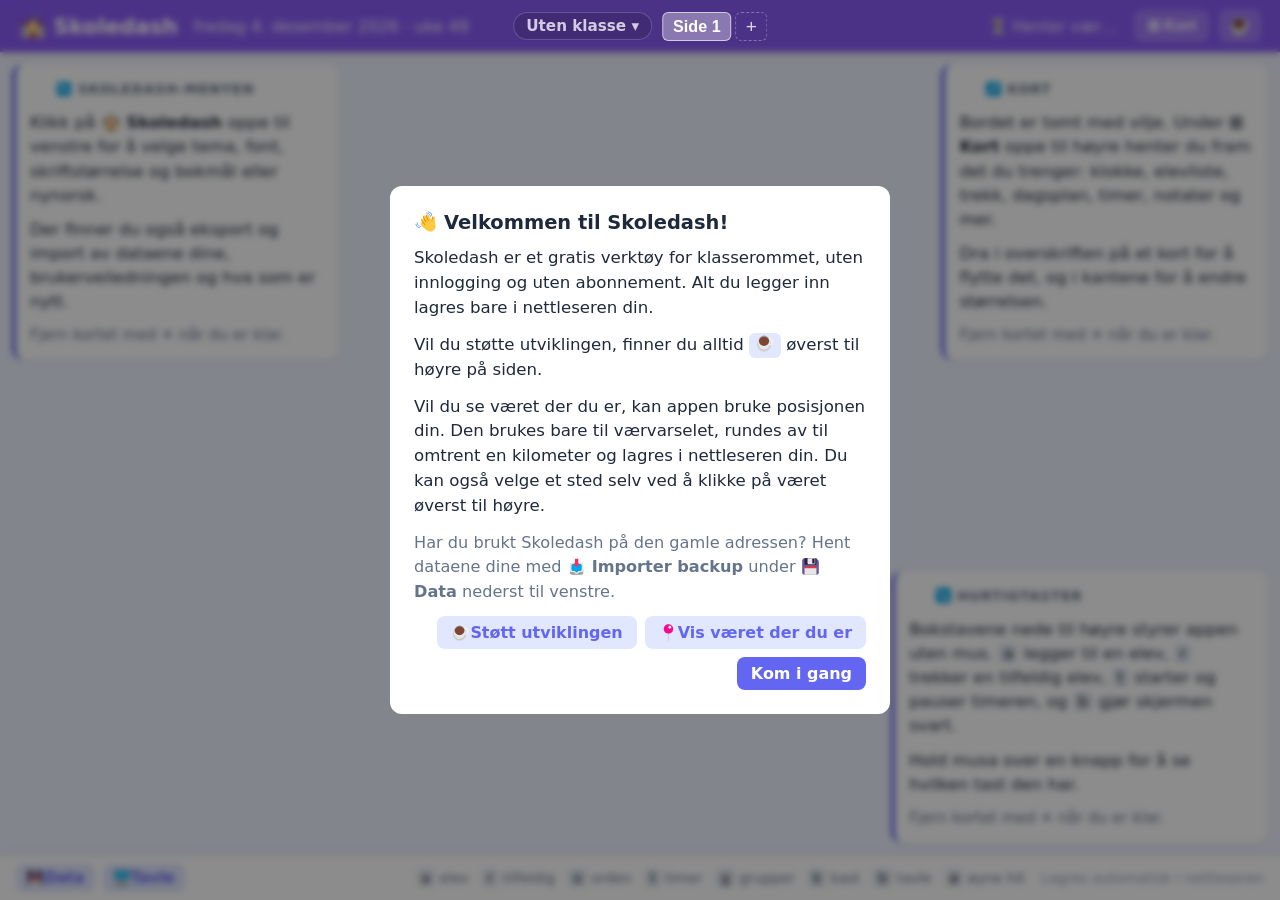
<file: index.html>
<!DOCTYPE html>
<html lang="no" data-theme="lyst">
<head>
  <meta charset="UTF-8">
  <meta name="viewport" content="width=device-width, initial-scale=1.0">
  <title>Skoledash</title>
  <!-- Favicon uten egen fil: en inline SVG (data-URI) som bare tegner 🏫-emojien. -->
  <link rel="icon" href="data:image/svg+xml,%3Csvg xmlns='http://www.w3.org/2000/svg' viewBox='0 0 100 100'%3E%3Ctext y='.9em' font-size='90'%3E%F0%9F%8F%AB%3C/text%3E%3C/svg%3E">
  <meta name="description" content="Klasseromsdashboard for læreren — navnetrekking, grupper, timer og dagsplan i ett oversiktlig dashboard. Alt lagres lokalt i nettleseren.">
  <!-- Open Graph / sosiale medier -->
  <meta property="og:type" content="website">
  <meta property="og:title" content="Skoledash: klasseromsdashboard for læreren">
  <meta property="og:description" content="Navnetrekking, grupper, timer og dagsplan i ett oversiktlig dashboard. Alt lagres lokalt i nettleseren.">
  <meta property="og:image" content="https://skoledash.app/og-image.png?v=3">
  <meta property="og:image:width" content="2752">
  <meta property="og:image:height" content="1536">
  <meta property="og:url" content="https://skoledash.app/">
  <meta name="twitter:card" content="summary_large_image">
  <meta name="twitter:title" content="Skoledash: klasseromsdashboard for læreren">
  <meta name="twitter:description" content="Navnetrekking, grupper, timer og dagsplan i ett oversiktlig dashboard.">
  <meta name="twitter:image" content="https://skoledash.app/og-image.png?v=3">
  <!-- Setter lagret tema før første tegning, så det ikke blinker lyst (se fila). -->
  <script src="tema-tidlig.js"></script>
  <link rel="stylesheet" href="style.css">
</head>
<body>
<!--
  Sidestruktur:
   <header>  — tittel/meny, fane-rad for sider, dato, vær og ⊞ Widgets-menyen
   <main>    : den frie flata (#flate), etterfulgt av selve kort-malene
               (app.js pakker dem i en .kl-plass og plasserer dem på flata)
   #action-bar : bunnlinje med Nullstill, Tavle og hurtigtast-hint
   #modal-overlay + frittstående modaler — dialoger (se MODALS-seksjonen)
  All logikk ligger i app.js (lastes nederst). Tekst styres via data-attributter.
-->

<header>
  <!-- Skoledash-menyen: klikk på tittelen åpner nedtrekket. Valgene med .kl-has-submenu
       folder ut en undermeny (tema/font/størrelse). data-tema/-font/-størrelse leses av
       app.js for å vite hvilket valg som ble klikket. -->
  <div id="klasserom-meny-wrapper">
    <h1 id="btn-klasserom-meny" title="Meny">🏫 Skoledash</h1>
    <div id="klasserom-dropdown" class="hidden">
      <div class="kl-dropdown-item" id="btn-åpne-logg">📋 Oppdateringslogg</div>
      <div class="kl-dropdown-item" id="btn-åpne-guide">❓ Brukerveiledning</div>
      <div class="kl-dropdown-item" data-klikk="tilbakemelding">💬 Tilbakemelding</div>
      <div class="kl-dropdown-sep"></div>
      <div class="kl-dropdown-item" data-klikk="lister">📋 Klasselister</div>
      <div class="kl-dropdown-sep"></div>
      <div class="kl-dropdown-item kl-has-submenu">
        🎨 Tema
        <div class="kl-submenu">
          <div class="kl-dropdown-label">Standard</div>
          <div class="kl-dropdown-item tema-valg" data-tema="lyst">☀️ Lyst</div>
          <div class="kl-dropdown-item tema-valg" data-tema="mørkt">🌙 Mørkt</div>
          <div class="kl-dropdown-item tema-valg" data-tema="kontrast">⬛ Høy kontrast</div>
          <div class="kl-dropdown-sep"></div>
          <div class="kl-dropdown-label">Eventyr</div>
          <div class="kl-dropdown-item tema-valg" data-tema="under-vann">🌊 Under vann</div>
          <div class="kl-dropdown-item tema-valg" data-tema="fjellet">🏔️ På fjellet</div>
          <div class="kl-dropdown-item tema-valg" data-tema="skogen">🌲 I skogen</div>
          <div class="kl-dropdown-item tema-valg" data-tema="vulkan">🌋 I en vulkan</div>
          <div class="kl-dropdown-sep"></div>
          <div class="kl-dropdown-label">Jonatan spesial</div>
          <div class="kl-dropdown-item tema-valg" data-tema="fluttershy">🦋 Fluttershy</div>
          <div class="kl-dropdown-item tema-valg" data-tema="twilight">✨ Twilight</div>
          <div class="kl-dropdown-item tema-valg" data-tema="rarity">💎 Rarity</div>
        </div>
      </div>
      <div class="kl-dropdown-item kl-has-submenu">
        🔤 Font
        <div class="kl-submenu">
          <div class="kl-dropdown-item font-valg" data-font="system">🖥 System standard</div>
          <div class="kl-dropdown-item font-valg" data-font="lexend">📖 Lexend</div>
          <div class="kl-dropdown-item font-valg" data-font="outfit">✦ Outfit</div>
          <div class="kl-dropdown-item font-valg" data-font="sniglet">○ Sniglet</div>
          <div class="kl-dropdown-item font-valg" data-font="kalam">✍ Kalam</div>
          <div class="kl-dropdown-item font-valg" data-font="jetbrains-mono">💻 JetBrains Mono</div>
        </div>
      </div>
      <div class="kl-dropdown-item kl-has-submenu">
        🗣 Målform
        <div class="kl-submenu">
          <div class="kl-dropdown-item språk-valg" data-språk="nb" lang="nb">Bokmål</div>
          <div class="kl-dropdown-item språk-valg" data-språk="nn" lang="nn">Nynorsk</div>
        </div>
      </div>
      <div class="kl-dropdown-item kl-has-submenu">
        📏 Skriftstørrelse
        <div class="kl-submenu kl-submenu-bred">
          <div class="kl-dropdown-label">Alle kort</div>
          <div class="kl-dropdown-item størrelse-valg" data-størrelse="liten">🔡 Liten</div>
          <div class="kl-dropdown-item størrelse-valg" data-størrelse="normal">🔤 Normal</div>
          <div class="kl-dropdown-item størrelse-valg" data-størrelse="stor">🔠 Stor</div>
          <div class="kl-dropdown-item størrelse-valg" data-størrelse="xl">⬜ Ekstra stor</div>
          <div class="kl-dropdown-sep"></div>
          <div class="kl-dropdown-label">Enkelt kort, i %</div>
          <!-- Fylles av renderWidgetStørrelseMeny(): én rad per synlig widget på siden -->
          <div id="widget-str-liste"></div>
        </div>
      </div>
    </div>
  </div>
  <div id="sider-nav" class="sider-nav"></div> <!-- fane-rad, fylles av renderSiderNav() -->
  <div id="header-dato"></div>                 <!-- dagens dato, settes av oppdaterDato() -->
  <div id="widget-meny-wrapper">
    <!-- Bursdager i dag (v2.59): 👑 og fornavn, fylles av renderBursdag(). Tom = skjult. -->
    <div id="header-bursdag" class="hidden"></div>
    <div id="vær-wrapper">
      <div id="header-ver" title="Klikk for detaljer"></div>
      <div id="vær-popup" class="hidden"></div>
    </div>
    <button id="btn-widget-meny" title="Vis/skjul kort">⊞ Kort</button>
    <div id="widget-dropdown" class="hidden"></div>
    <!-- Donasjonsknapp helt til høyre. href settes av setupVelkommen() fra DONASJON_URL. -->
    <a id="btn-doner" data-donasjon target="_blank" rel="noopener noreferrer" title="Støtt utviklingen av Skoledash">☕</a>
  </div>
</header>

<main>
  <!-- Den frie flata kortene plasseres på. Tom her: applyLayout() pakker hvert kort
       under i en .kl-plass med posisjon og størrelse, og flytter den inn hit. -->
  <div id="flate"></div>
  <!-- Widget-kortene under er maler som ligger fast i markupen. JS skjuler/viser og
       plasserer dem; hvert kort har en ✕ (skjul), en overskrift man drar i, og en
       stabil id (card-*) som layout og widget-meny refererer til. -->
  <!-- Guidekort for nye brukere. Bare første side i en helt ny lagring har dem i
       widget_layout (se defaultState). Hos alle andre fjerner init() dem fra DOM-en.
       ✕ fjerner dem for godt; de står ikke i ⊞ Widgets-menyen. -->
  <div class="card kl-guide" id="card-guide-meny">
    <button class="kl-widget-close" data-klikk="fjern-guide" data-widget="card-guide-meny" title="Fjern fra siden">✕</button>
    <div class="card-header">
      <span class="drag-handle" title="Dra for å flytte">⠿</span>
      <h2>↖ Skoledash-menyen</h2>
    </div>
    <p data-t-html>Klikk på <strong>🏫 Skoledash</strong> oppe til venstre for å velge tema, font, skriftstørrelse og bokmål eller nynorsk.</p>
    <p data-t-html>Der finner du også eksport og import av dataene dine, brukerveiledningen og hva som er nytt.</p>
    <p class="kl-guide-fot" data-t-html>Fjern kortet med ✕ når du er klar.</p>
  </div>

  <div class="card kl-guide" id="card-guide-widgets">
    <button class="kl-widget-close" data-klikk="fjern-guide" data-widget="card-guide-widgets" title="Fjern fra siden">✕</button>
    <div class="card-header">
      <span class="drag-handle" title="Dra for å flytte">⠿</span>
      <h2>↗ Kort</h2>
    </div>
    <p data-t-html>Bordet er tomt med vilje. Under <strong>⊞ Kort</strong> oppe til høyre henter du fram det du trenger: klokke, elevliste, trekk, dagsplan, timer, notater og mer.</p>
    <p data-t-html>Dra i overskriften på et kort for å flytte det, og i kantene for å endre størrelsen.</p>
    <p class="kl-guide-fot" data-t-html>Fjern kortet med ✕ når du er klar.</p>
  </div>

  <div class="card kl-guide" id="card-guide-taster">
    <button class="kl-widget-close" data-klikk="fjern-guide" data-widget="card-guide-taster" title="Fjern fra siden">✕</button>
    <div class="card-header">
      <span class="drag-handle" title="Dra for å flytte">⠿</span>
      <h2>↘ Hurtigtaster</h2>
    </div>
    <p data-t-html>Bokstavene nede til høyre styrer appen uten mus. <kbd>a</kbd> legger til en elev, <kbd>r</kbd> trekker en tilfeldig elev, <kbd>t</kbd> starter og pauser timeren, og <kbd>b</kbd> gjør skjermen svart.</p>
    <p data-t-html>Hold musa over en knapp for å se hvilken tast den har.</p>
    <p class="kl-guide-fot" data-t-html>Fjern kortet med ✕ når du er klar.</p>
  </div>

  <!-- Card: Elever -->
  <div class="card" id="card-elever">
    <button class="kl-widget-close" data-klikk="skjul-widget" data-widget="card-elever" title="Fjern fra siden">✕</button>
    <div class="card-header">
      <span class="drag-handle" title="Dra for å flytte">⠿</span>
      <h2>Elever</h2>
    </div>
    <div id="elev-liste"></div>
    <div class="elev-count">
      <strong id="elev-antall">0</strong>
      <span id="elev-tekst">elever inne</span>
      <span id="elev-borte" class="elev-borte-tekst hidden"></span>
    </div>
    <div class="flex gap-2 elev-knapper">
      <button class="btn btn-primary btn-sm flex-1" id="btn-legg-til">+ Legg til elev</button>
      <button class="btn btn-ghost btn-sm" id="btn-lister" title="Klasselister (l)">📋 Lister</button>
      <button class="btn btn-ghost btn-sm" id="btn-tom-elever" title="Tøm elevlista og start en ny. Lagrede lister røres ikke.">🧹 Tøm</button>
    </div>
  </div>

  <!-- Card: Grupper -->
  <div class="card" id="card-grupper">
    <button class="kl-widget-close" data-klikk="skjul-widget" data-widget="card-grupper" title="Fjern fra siden">✕</button>
    <div class="card-header">
      <span class="drag-handle" title="Dra for å flytte">⠿</span>
      <h2>Grupper</h2>
      <div class="card-controls">
        <button class="btn btn-ghost btn-sm" id="btn-grupper-ny" title="Lag nye grupper (g)">🎲 Del inn</button>
        <button class="btn btn-sm" id="btn-grupper-fjern" title="Fjern grupper">✕</button>
      </div>
    </div>
    <div id="grupper-vis">
      <p class="tom-tekst">Ingen grupper aktive — trykk <kbd>🎲 Del inn</kbd></p>
    </div>
  </div>

  <!-- Card: Tilfeldig -->
  <div class="card" id="card-tilfeldig">
    <button class="kl-widget-close" data-klikk="skjul-widget" data-widget="card-tilfeldig" title="Fjern fra siden">✕</button>
    <div class="card-header">
      <span class="drag-handle" title="Dra for å flytte">⠿</span>
      <h2>Tilfeldig elev</h2>
      <div class="card-controls">
        <button class="btn btn-ghost btn-sm btn-icon btn-tilfeldig-tom" title="Tøm backlog: alle kan trekkes igjen">🔄</button>
      </div>
    </div>
    <div class="tilfeldig-vis draw-placeholder">Trykk Trekk for å velge en tilfeldig elev</div>
    <div class="tilfeldig-backlog-count backlog-count hidden"></div>
    <div class="flex gap-2">
      <button class="btn btn-primary flex-1 btn-tilfeldig" title="Trekk tilfeldig (r)">Trekk</button>
      <button class="btn btn-ghost flex-1 btn-tilfeldig-backlog" title="Trekk uten repetisjon (R)">Trekk (bl)</button>
    </div>
  </div>

  <!-- Card: Ordenselever -->
  <div class="card" id="card-ordenselev">
    <button class="kl-widget-close" data-klikk="skjul-widget" data-widget="card-ordenselev" title="Fjern fra siden">✕</button>
    <div class="card-header">
      <span class="drag-handle" title="Dra for å flytte">⠿</span>
      <h2>Ordenselever</h2>
      <div class="card-controls">
        <button class="btn btn-ghost btn-sm btn-icon" id="btn-ordenselev-antall" title="To ordenselever per trekk. Trykk for én.">👥</button>
        <button class="btn btn-ghost btn-sm btn-icon" id="btn-rediger-ordenselev" title="Rediger backlog">📝</button>
        <button class="btn btn-ghost btn-sm btn-icon" id="btn-ordenselev-tom" title="Nullstill ordenselev-trekket: alle kan trekkes igjen">🔄</button>
      </div>
    </div>
    <div id="ordenselev-vis" class="draw-placeholder">Trykk Trekk for å velge to ordenselever</div>
    <div id="ordenselev-backlog-count" class="backlog-count hidden"></div>
    <button class="btn btn-primary w-full" id="btn-ordenselev" title="Trekk ordenselever (o)">Trekk ordenselever</button>
  </div>

  <!-- Card: Klassebamse -->
  <div class="card" id="card-ulv">
    <button class="kl-widget-close" data-klikk="skjul-widget" data-widget="card-ulv" title="Fjern fra siden">✕</button>
    <div class="card-header">
      <span class="drag-handle" title="Dra for å flytte">⠿</span>
      <h2>Klassebamse</h2>
      <div class="card-controls">
        <button class="btn btn-ghost btn-sm btn-icon" id="btn-rediger-ulv" title="Rediger backlog">📝</button>
        <button class="btn btn-ghost btn-sm btn-icon" id="btn-ulv-tom" title="Nullstill bamse-trekket: alle kan trekkes igjen">🔄</button>
      </div>
    </div>
    <div id="ulv-vis" class="draw-placeholder">Trykk Trekk for å velge hvem som tar med klassebamse hjem</div>
    <div id="ulv-backlog-count" class="backlog-count hidden"></div>
    <button class="btn btn-ghost w-full" id="btn-ulv" title="Trekk klassebamse (u)">Trekk klassebamse</button>
  </div>

  <!-- Card: Timer -->

  <!-- Card: Notat — har INGEN statisk mal her. Notat- og bilde-kort er flerinstans
       og bygges i sin helhet av JS (lagNotatElement/lagBildeElement), én per instans. -->
  <!-- Card: Dagsplan -->
  <div class="card" id="card-dagsplan">
    <button class="kl-widget-close" data-klikk="skjul-widget" data-widget="card-dagsplan" title="Fjern fra siden">✕</button>
    <div class="card-header">
      <span class="drag-handle" title="Dra for å flytte">⠿</span>
      <h2>Dagsplan</h2>
      <div class="card-controls">
        <button class="btn btn-ghost btn-sm btn-icon" id="btn-dagsplan-uke" title="Ukeplan: én plan per ukedag">🗓</button>
        <button class="btn btn-ghost btn-sm btn-icon" id="btn-dagsplan-tom" title="Tøm dagsplanen">🧹</button>
      </div>
    </div>
    <div id="dagsplan-dager" class="dagsplan-dager hidden" role="tablist"></div> <!-- Man–Fre, fylles av renderDagsplan() når ukeplan er på -->
    <div id="dagsplan-liste"></div>
    <div class="flex gap-2">
      <button class="btn btn-ghost btn-sm flex-1" id="btn-dagsplan-legg-til" title="Legg til punkt (d)">+ Legg til punkt</button>
      <button class="btn btn-primary btn-sm" id="btn-dagsplan-neste" title="Punktet som pågår, er ferdig, videre til neste (p). Shift+P angrer.">▶ Neste</button>
    </div>
  </div>

  <!-- Card: Klokke — analog urskive + digital tid. Været bor i headeren (og i
       vær-popupen der), ikke her — det sto begge steder og var ren dobling.
       Urskiven er statisk SVG; strekene og tallene tegnes én gang av setupKlokke(),
       og de tre viserne roteres av oppdaterKlokke() hvert sekund. -->
  <div class="card" id="card-klokke">
    <button class="kl-widget-close" data-klikk="skjul-widget" data-widget="card-klokke" title="Fjern fra siden">✕</button>
    <div class="card-header">
      <span class="drag-handle" title="Dra for å flytte">⠿</span>
      <!-- Overskrifta er også visningsvelgeren: klikk bytter mellom begge, analog og
           digital (byttKlokkeVisning). Teksten settes fra JS. -->
      <h2><button class="kl-klokke-visning" id="btn-klokke-visning" data-klikk="klokke-visning"
                  title="Bytt mellom begge, analog og digital">Begge</button></h2>
    </div>

    <div class="klokke-urskive">
      <svg viewBox="0 0 100 100" role="img" aria-label="Analog klokke">
        <circle class="klokke-skive" cx="50" cy="50" r="47" />
        <g id="klokke-merker"></g>
        <g id="klokke-tall"></g>
        <line id="klokke-viser-time"   class="klokke-viser klokke-viser-time"   x1="50" y1="57" x2="50" y2="29" />
        <line id="klokke-viser-minutt" class="klokke-viser klokke-viser-minutt" x1="50" y1="59" x2="50" y2="17" />
        <line id="klokke-viser-sekund" class="klokke-viser-sekund"              x1="50" y1="61" x2="50" y2="14" />
        <circle class="klokke-nav" cx="50" cy="50" r="2.4" />
      </svg>
    </div>
    <div id="klokke-digital">--:--</div>

  </div>

  <!-- Card: Terning: d4 til d20, 1-36 om gangen, i kvadratiske rader. Terningflatene tegnes som SVG av
       renderTerninger(); d6 får ekte prikkeflater, de øvrige sin egen silhuett med
       tallet i midten. Kast-knappen kjører en kort «trilling» før verdiene lander. -->
  <div class="card" id="card-terning">
    <button class="kl-widget-close" data-klikk="skjul-widget" data-widget="card-terning" title="Fjern fra siden">✕</button>
    <div class="card-header">
      <span class="drag-handle" title="Dra for å flytte">⠿</span>
      <h2>Terning</h2>
    </div>

    <div id="terning-flater"></div>
    <div id="terning-sum" class="terning-sum"></div>

    <!-- Terningtype: knapperaden fylles av renderTerningType() så d4…d20 ikke må
         gjentas i markupen, og aktiv type kan markeres ett sted. -->
    <div id="terning-type" class="terning-type"></div>

    <div class="terning-kontroller">
      <div class="terning-antall" title="Hvor mange terninger som kastes">
        <button class="btn btn-ghost btn-sm btn-icon" id="btn-terning-minus" title="Færre terninger">−</button>
        <span id="terning-antall-tall">1</span>
        <button class="btn btn-ghost btn-sm btn-icon" id="btn-terning-pluss" title="Flere terninger">+</button>
      </div>
      <button class="btn btn-primary flex-1" id="btn-terning-kast" title="Kast (k)">🎲 Kast</button>
    </div>
  </div>
  <div class="card" id="card-arbeid">
    <button class="kl-widget-close" data-klikk="skjul-widget" data-widget="card-arbeid" title="Fjern fra siden">✕</button>
    <div class="card-header">
      <span class="drag-handle" title="Dra for å flytte">⠿</span>
      <h2>Arbeidssymboler</h2>
    </div>
    <div id="arbeid-vis" class="arbeid-vis"></div>
    <div id="arbeid-velger" class="arbeid-velger"></div>
  </div>
  <div class="card" id="card-trafikklys">
    <button class="kl-widget-close" data-klikk="skjul-widget" data-widget="card-trafikklys" title="Fjern fra siden">✕</button>
    <div class="card-header">
      <span class="drag-handle" title="Dra for å flytte">⠿</span>
      <h2>Trafikklys</h2>
    </div>
    <div id="trafikklys" class="trafikklys" role="group" aria-label="Trafikklys">
      <button class="lys lys-rød" data-lys="rød" title="Rødt lys" aria-label="Rødt lys"></button>
      <button class="lys lys-gul" data-lys="gul" title="Gult lys" aria-label="Gult lys"></button>
      <button class="lys lys-grønn" data-lys="grønn" title="Grønt lys" aria-label="Grønt lys"></button>
    </div>
  </div>

  <!-- Card: Klassekart (v2.54). Rommet og lista under fylles av renderKlassekart(). -->
  <div class="card" id="card-klassekart">
    <button class="kl-widget-close" data-klikk="skjul-widget" data-widget="card-klassekart" title="Fjern fra siden">✕</button>
    <div class="card-header">
      <span class="drag-handle" title="Dra for å flytte">⠿</span>
      <h2>Klassekart</h2>
      <div class="card-controls">
        <button class="btn btn-ghost btn-sm" id="btn-klassekart-trekk" title="Trekk nye plasser til alle">🎲 Trekk plasser</button>
        <button class="btn btn-ghost btn-sm btn-icon" id="btn-klassekart-rom" title="Endre rommet: rader, kolonner og hvilke ruter som er pulter">🛠</button>
      </div>
    </div>
    <div id="klassekart-rom" class="klassekart-rom"></div>
    <div id="klassekart-bunn" class="klassekart-bunn hidden"></div>
  </div>

</main>

<!-- Vises kun når det finnes ulagrede endringer siden siste eksport (oppdaterEksportVarsel).
     Ligger rett over action-baren så varselet er der blikket havner når man er ferdig. -->
<div id="fokus-bakgrunn" class="hidden"></div>
<button id="btn-fokus-lukk" class="btn btn-ghost hidden" title="Lukk fokus (Esc)">✕ Lukk fokus</button>
<div id="lagring-varsel" class="hidden" role="alert">
  <span id="lagring-varsel-tekst"></span>
  <button class="btn btn-sm" id="btn-lagring-last">↻ Last inn på nytt</button>
</div>
<button id="eksport-varsel" class="hidden" title="Du har endringer siden siste eksport — klikk for å eksportere nå">● Ueksporterte endringer</button>

<!-- Action bar -->
<div id="action-bar">
  <button class="btn btn-ghost btn-sm" id="btn-data" title="Backup og sletting av data (n)">💾 Data</button>
  <button class="btn btn-ghost btn-sm" id="btn-blackboard" title="Tavlemodus (b)">🖥 Tavle</button>
  <div class="action-bar-right">
    <span class="shortcut-hint">
      <kbd>a</kbd> elev &nbsp;
      <kbd>r</kbd> tilfeldig &nbsp;
      <kbd>o</kbd> orden &nbsp;
      <kbd>t</kbd> timer &nbsp;
      <kbd>g</kbd> grupper &nbsp;
      <kbd>k</kbd> kast &nbsp;
      <kbd>b</kbd> tavle &nbsp;
      <kbd>ø</kbd> øyne hit
    </span>
    <span class="lagret-hint">Lagres automatisk i nettleseren</span>
  </div>
</div>

<!-- ============ MODALS ============ -->
<!-- De fleste dialogene bor inne i dette felles overlayet og styres av åpneModal()/
     lukkModal() (som viser/skjuler via .hidden). To dialoger lenger ned (begrensning-
     og feedback-modal) er frittstående og toggles i stedet via inline style.display. -->
<div id="modal-overlay" class="modal-overlay hidden">

  <div id="modal-legg-til" class="modal hidden">
    <h3>Legg til elev</h3>
    <input type="text" id="input-elev-navn" placeholder="Navn…" maxlength="60" autocomplete="off">
    <div class="modal-actions">
      <button class="btn btn-ghost" id="btn-legg-til-avbryt">Avbryt</button>
      <button class="btn btn-success" id="btn-legg-til-bekreft">Legg til</button>
    </div>
  </div>

  <div id="modal-bursdag" class="modal hidden">
    <h3 id="bursdag-tittel">🎂 Bursdag</h3>
    <p data-t-html>Skriv dag og måned, f.eks. <strong>14.03</strong>. På dagen vises 👑 og fornavnet i toppfeltet.</p>
    <input type="text" id="input-bursdag" placeholder="dd.mm" maxlength="10" autocomplete="off" inputmode="numeric">
    <div class="modal-actions">
      <button class="btn btn-ghost" id="btn-bursdag-fjern">Fjern</button>
      <button class="btn btn-ghost" id="btn-bursdag-avbryt">Avbryt</button>
      <button class="btn btn-success" id="btn-bursdag-lagre">Lagre</button>
    </div>
  </div>

  <div id="modal-timer-sett" class="modal hidden">
    <h3>Sett nedtellingstid</h3>
    <input type="number" id="input-timer-minutter" placeholder="Minutter (1–60)…" min="1" max="60">
    <div class="modal-actions">
      <button class="btn btn-ghost" id="btn-timer-sett-avbryt">Avbryt</button>
      <button class="btn btn-success" id="btn-timer-sett-bekreft">OK</button>
    </div>
  </div>

  <div id="modal-dagsplan" class="modal hidden">
    <h3>Legg til punkt i dagsplan</h3>
    <input type="text" id="input-dagsplan-punkt" placeholder="f.eks. Gjennomgang kapittel 3…" maxlength="80">
    <div class="modal-actions">
      <button class="btn btn-ghost" id="btn-dagsplan-avbryt">Avbryt</button>
      <button class="btn btn-success" id="btn-dagsplan-bekreft">Legg til</button>
    </div>
  </div>

  <div id="modal-grupper" class="modal hidden">
    <h3>Del inn i grupper</h3>
    <input type="number" id="input-grupper-antall" placeholder="Antall grupper (min. 2)…" min="2">
    <div class="modal-actions">
      <button class="btn btn-ghost" id="btn-grupper-avbryt">Avbryt</button>
      <button class="btn btn-success" id="btn-grupper-bekreft">Del inn</button>
    </div>
  </div>

  <div id="modal-lister" class="modal hidden">
    <h3>Klasselister</h3>
    <div id="lister-innhold"></div>
    <div class="modal-actions">
      <button class="btn btn-ghost flex-1" id="btn-lister-lagre">💾 Lagre nåværende</button>
      <button class="btn btn-ghost" id="btn-lister-importer" title="Hent en liste fra en fil, f.eks. fra en kollega">📥 Importer liste</button>
      <button class="btn btn-primary" id="btn-lister-lukk">Lukk</button>
    </div>
  </div>

  <div id="modal-lagre-liste" class="modal hidden">
    <h3>Navn på listen</h3>
    <input type="text" id="input-liste-navn" placeholder="f.eks. 8A, Valgfag høst…" maxlength="40">
    <div class="modal-actions">
      <button class="btn btn-ghost" id="btn-lagre-liste-avbryt">Avbryt</button>
      <button class="btn btn-success" id="btn-lagre-liste-bekreft">Lagre</button>
    </div>
  </div>

  <div id="modal-klasse-navn" class="modal hidden">
    <h3 id="klasse-navn-tittel">Ny klasse</h3>
    <p>Sidene i en klasse deler elevliste, oppmøte, klassekart og ukeplan. Kortene, dagsplanen og gruppeinndelingen er fortsatt egne per side.</p>
    <input type="text" id="input-klasse-navn" placeholder="f.eks. 7B, 5. trinn, Valgfag…" maxlength="40">
    <!-- Vises bare når det finnes sider uten klasse (fylles av åpneKlasseNavn) -->
    <div id="klasse-navn-valg" class="klasse-valg hidden"></div>
    <div class="modal-actions">
      <button class="btn btn-ghost" id="btn-klasse-navn-avbryt">Avbryt</button>
      <button class="btn btn-success" id="btn-klasse-navn-bekreft">Lagre</button>
    </div>
  </div>

  <div id="modal-oynehit" class="modal hidden">
    <h3>👀 Øyne hit</h3>
    <p data-t-html>Beskjeden fyller hele skjermen. Klikk, <kbd>Esc</kbd> eller <kbd>ø</kbd> tar den bort igjen. <kbd>Shift</kbd>+<kbd>Ø</kbd> viser den rett på, uten å spørre.</p>
    <input type="text" id="input-oynehit" placeholder="Øyne hit!" maxlength="80">
    <label class="oynehit-lyd"><input type="checkbox" id="input-oynehit-lyd"> Spill en mild lyd</label>
    <div class="modal-actions">
      <button class="btn btn-ghost" id="btn-oynehit-avbryt">Avbryt</button>
      <button class="btn btn-success" id="btn-oynehit-lagre">Vis beskjeden</button>
    </div>
  </div>

  <div id="modal-lagre-mal" class="modal hidden">
    <h3>📑 Lagre siden som mal</h3>
    <p>Malen tar med oppsettet av kortene og innstillingene i dem, men ikke elever, grupper, dagsplan eller trekk.</p>
    <input type="text" id="input-mal-navn" placeholder="f.eks. Mattetime, Stasjoner…" maxlength="40">
    <div class="modal-actions">
      <button class="btn btn-ghost" id="btn-lagre-mal-avbryt">Avbryt</button>
      <button class="btn btn-success" id="btn-lagre-mal-bekreft">Lagre</button>
    </div>
  </div>

  <div id="modal-data" class="modal hidden">
    <h3>💾 Data</h3>
    <p class="import-info">Alt Skoledash husker, ligger bare i denne nettleseren. Ta en backup med jevne mellomrom.</p>
    <div class="modal-list" id="data-liste">
      <div class="modal-list-item" data-action="eksporter"><span>📤 Eksporter backup</span></div>
      <div class="modal-list-item" data-action="importer"><span>📥 Importer backup</span></div>
      <div class="modal-list-item danger" data-action="slett_alt"><span>🗑 Slett alle data på denne maskinen…</span></div>
    </div>
    <div class="modal-actions">
      <button class="btn btn-ghost" id="btn-data-lukk">Lukk</button>
    </div>
  </div>

  <div id="modal-slett-alt" class="modal hidden">
    <h3>🗑 Slett alle data på denne maskinen</h3>
    <p>Dette sletter alt Skoledash har lagret i denne nettleseren: klasselister, sider, notater, bilder og innstillinger. Det kan ikke angres.</p>
    <p>Bruk det når du er ferdig på en maskin andre også bruker, eller når du vil begynne helt på nytt. Ta gjerne en backup først.</p>
    <div class="modal-actions">
      <button class="btn btn-ghost" id="btn-slett-alt-avbryt">Avbryt</button>
      <button class="btn btn-ghost" id="btn-slett-alt-eksporter">📤 Eksporter først</button>
      <button class="btn btn-danger" id="btn-slett-alt-bekreft">Slett alt</button>
    </div>
  </div>

  <!-- Nedtelling til dato -->
  <div id="modal-dato" class="modal hidden">
    <h3>Nedtelling til dato</h3>
    <input type="date" id="input-dato-dato" class="modal-input" aria-label="Dato" />
    <input type="text" id="input-dato-tekst" class="modal-input" maxlength="40" placeholder="F.eks. Juleferie" aria-label="Hva skjer" />
    <div class="modal-actions">
      <button class="btn btn-ghost" id="btn-dato-avbryt">Avbryt</button>
      <button class="btn btn-primary" id="btn-dato-lagre">Lagre</button>
    </div>
  </div>

  <!-- Egne arbeidssymboler -->
  <div id="modal-arbeid" class="modal hidden">
    <h3>Egne arbeidssymboler</h3>
    <div id="arbeid-egne-liste" class="modal-list"></div>
    <div class="arbeid-nytt-felt">
      <input type="text" id="input-arbeid-emoji" class="modal-input arbeid-emoji-input" maxlength="8" placeholder="📖" aria-label="Emoji" />
      <input type="text" id="input-arbeid-tekst" class="modal-input" maxlength="30" placeholder="F.eks. Lesestund" aria-label="Tekst" />
    </div>
    <div class="modal-actions">
      <button class="btn btn-ghost" id="btn-arbeid-lukk">Lukk</button>
      <button class="btn btn-primary" id="btn-arbeid-lagre">Legg til</button>
    </div>
  </div>

  <!-- Backlog-editor -->
  <div id="modal-rediger-backlog" class="modal hidden">
    <h3 id="rediger-backlog-tittel">Rediger backlog</h3>
    <p style="font-size:.85rem;opacity:.7;margin-bottom:.75rem">Klikk på en elev for å markere dem som allerede brukt. Grå = brukt, hvit = tilgjengelig.</p>
    <div id="rediger-backlog-chips" class="chip-grid"></div>
    <div class="modal-actions">
      <button class="btn btn-primary" id="btn-rediger-backlog-lukk">Ferdig</button>
    </div>
  </div>

  <!-- Import-modal -->
  <div id="modal-import" class="modal hidden">
    <h3>📥 Importer data</h3>
    <p id="import-info" class="import-info"></p>
    <div class="import-valg">
      <label class="import-modus">
        <input type="radio" name="import-modus" value="erstatt" checked>
        <span><strong>Erstatt alt</strong><br>Gjenoppretter hele tilstanden fra fila og overskriver alt som ligger her nå (lister, sider, innstillinger, notater og bilder).</span>
      </label>
      <label class="import-modus">
        <input type="radio" name="import-modus" value="flett_lister">
        <span><strong>Slå sammen kun klasselister</strong><br>Behold alt nåværende, legg bare til de lagrede listene fra fila.</span>
      </label>
    </div>
    <div class="modal-actions">
      <button class="btn btn-ghost" id="btn-import-avbryt">Avbryt</button>
      <button class="btn btn-primary" id="btn-import-bekreft">Importer</button>
    </div>
  </div>
</div>

<!-- Skjult fil-input for import -->
<input type="file" id="import-fil" accept="application/json,.json" style="display:none">
<!-- Egen filvelger for «📥 Importer liste» i Lister-menyen: fletter bare inn lister. -->
<input type="file" id="importer-liste-fil" accept="application/json,.json" style="display:none">
<input type="file" id="importer-side-fil" accept="application/json,.json" style="display:none"> <!-- 📥 Importer side fra fil i +-menyen -->

<!-- Øyne hit (ø): beskjed over hele skjermen, lukkes med klikk, Esc eller ø -->
<div id="oynehit-overlay" class="hidden">
  <div class="oynehit-tekst" id="oynehit-tekst"></div>
  <div class="oynehit-bunn">
    <span data-t-html>Klikk eller trykk <kbd>Esc</kbd> for å lukke</span>
  </div>
</div>

<!-- Blackboard overlay -->
<div id="blackboard-overlay" class="hidden">
  <span>Klikk eller trykk <kbd>Esc</kbd> for å avslutte tavlemodus</span>
</div>

<!-- Notifications -->
<div id="notif-container"></div>

<!-- Info overlay (logg + veiledning) -->
<div id="info-overlay" class="modal-overlay hidden">
  <div class="info-modal">
    <div class="info-modal-header">
      <h3 id="info-modal-tittel"></h3>
      <button id="btn-info-lukk" class="btn-lukk-stor">✕</button>
    </div>
    <div id="info-modal-innhold" class="info-modal-innhold"></div>
  </div>
</div>

<!-- Begrensning-modal: frittstående overlay (ikke del av #modal-overlay). Lar læreren
     velge to elever som ikke skal havne i samme gruppe. Knappene kobles opp i
     settOppBegrensning() i app.js. -->
<div id="begrensning-modal" class="modal-overlay" style="display:none">
  <div class="modal-boks begrensning-boks" role="dialog" aria-labelledby="begrensning-tittel">
    <h3 id="begrensning-tittel">⛔ Gruppebegrensning</h3>
    <!-- Teksten settes av renderBegrensninger(): den sier hvilken liste parene lagres i. -->
    <p class="begrensning-forklaring" id="begrensning-forklaring"></p>
    <div class="begrensning-input">
      <label class="visuelt-skjult" for="begr-navn1">Første elev</label>
      <select id="begr-navn1"></select>
      <span class="begrensning-og" aria-hidden="true">og</span>
      <label class="visuelt-skjult" for="begr-navn2">Andre elev</label>
      <select id="begr-navn2"></select>
      <button class="btn btn-primary btn-sm" id="btn-begr-legg-til">Legg til</button>
    </div>
    <p class="begrensning-tom" id="begrensning-tom"></p>
    <ul id="begrensning-liste"></ul>
    <div class="modal-knapper">
      <button class="btn btn-ghost" id="btn-begr-lukk">Lukk</button>
    </div>
  </div>
</div>

<!-- Feedback-modal: frittstående overlay med kontaktvalg (e-post + GitHub-issue).
     Ren statisk markup — ingen skjemainnsending; lenkene gjør jobben. -->
<div id="feedback-modal" class="modal-overlay" style="display:none">
  <div class="modal-boks">
    <h3>💬 Tilbakemelding & kontakt</h3>
    <p class="kontakt-intro">Funnet en feil, eller har du et ønske til appen? Jeg vil gjerne høre fra deg — velg det som passer deg best.</p>
    <div class="kontakt-valg">
      <a class="kontakt-lenke" href="mailto:knitresletta@pm.me?subject=Skoledash%20%E2%80%93%20tilbakemelding">
        ✉️ Send en e-post
        <span>knitresletta@pm.me</span>
      </a>
      <a class="kontakt-lenke" href="https://github.com/Knitresletta/skoledash/issues/new" target="_blank" rel="noopener noreferrer">
        🐙 Opprett en sak på GitHub
        <span>Meld feil eller foreslå en ny funksjon</span>
      </a>
    </div>
    <div class="modal-knapper">
      <button class="btn btn-ghost" data-klikk="lukk-tilbakemelding">Lukk</button>
    </div>
  </div>
</div>

<!-- Velkomst-modal: vises én gang per nettleser (styres av setupVelkommen() i app.js).
     Lenken får href fra DONASJON_URL, samme som ☕-knappen i headeren. -->
<div id="velkommen-modal" class="modal-overlay" style="display:none">
  <div class="modal-boks velkommen-boks">
    <h3>👋 Velkommen til Skoledash!</h3>
    <p>Skoledash er et gratis verktøy for klasserommet, uten innlogging og uten abonnement. Alt du legger inn lagres bare i nettleseren din.</p>
    <p>Vil du støtte utviklingen, finner du alltid <span class="velkommen-ikon">☕</span> øverst til høyre på siden.</p>
    <p>Vil du se været der du er, kan appen bruke posisjonen din. Den brukes bare til værvarselet, rundes av til omtrent en kilometer og lagres i nettleseren din. Du kan også velge et sted selv ved å klikke på været øverst til høyre.</p>
    <p class="velkommen-flytt">Har du brukt Skoledash på den gamle adressen? Hent dataene dine med <strong>📥 Importer backup</strong> under <strong>💾 Data</strong> nederst til venstre.</p>
    <div class="modal-knapper">
      <a class="btn btn-ghost" data-donasjon target="_blank" rel="noopener noreferrer">☕ Støtt utviklingen</a>
      <button class="btn btn-ghost" id="btn-velkommen-posisjon">📍 Vis været der du er</button>
      <button class="btn btn-primary" id="btn-velkommen-lukk">Kom i gang</button>
    </div>
  </div>
</div>

<!-- All logikk og oppstart ligger her (init kjøres på DOMContentLoaded). -->
<script src="tekster.js"></script>
<script src="ikoner/liste.js"></script> <!-- hvilke emoji som har et Fluent-ikon i ikoner/ -->
<script src="app.js"></script>
</body>
</html>
</file>
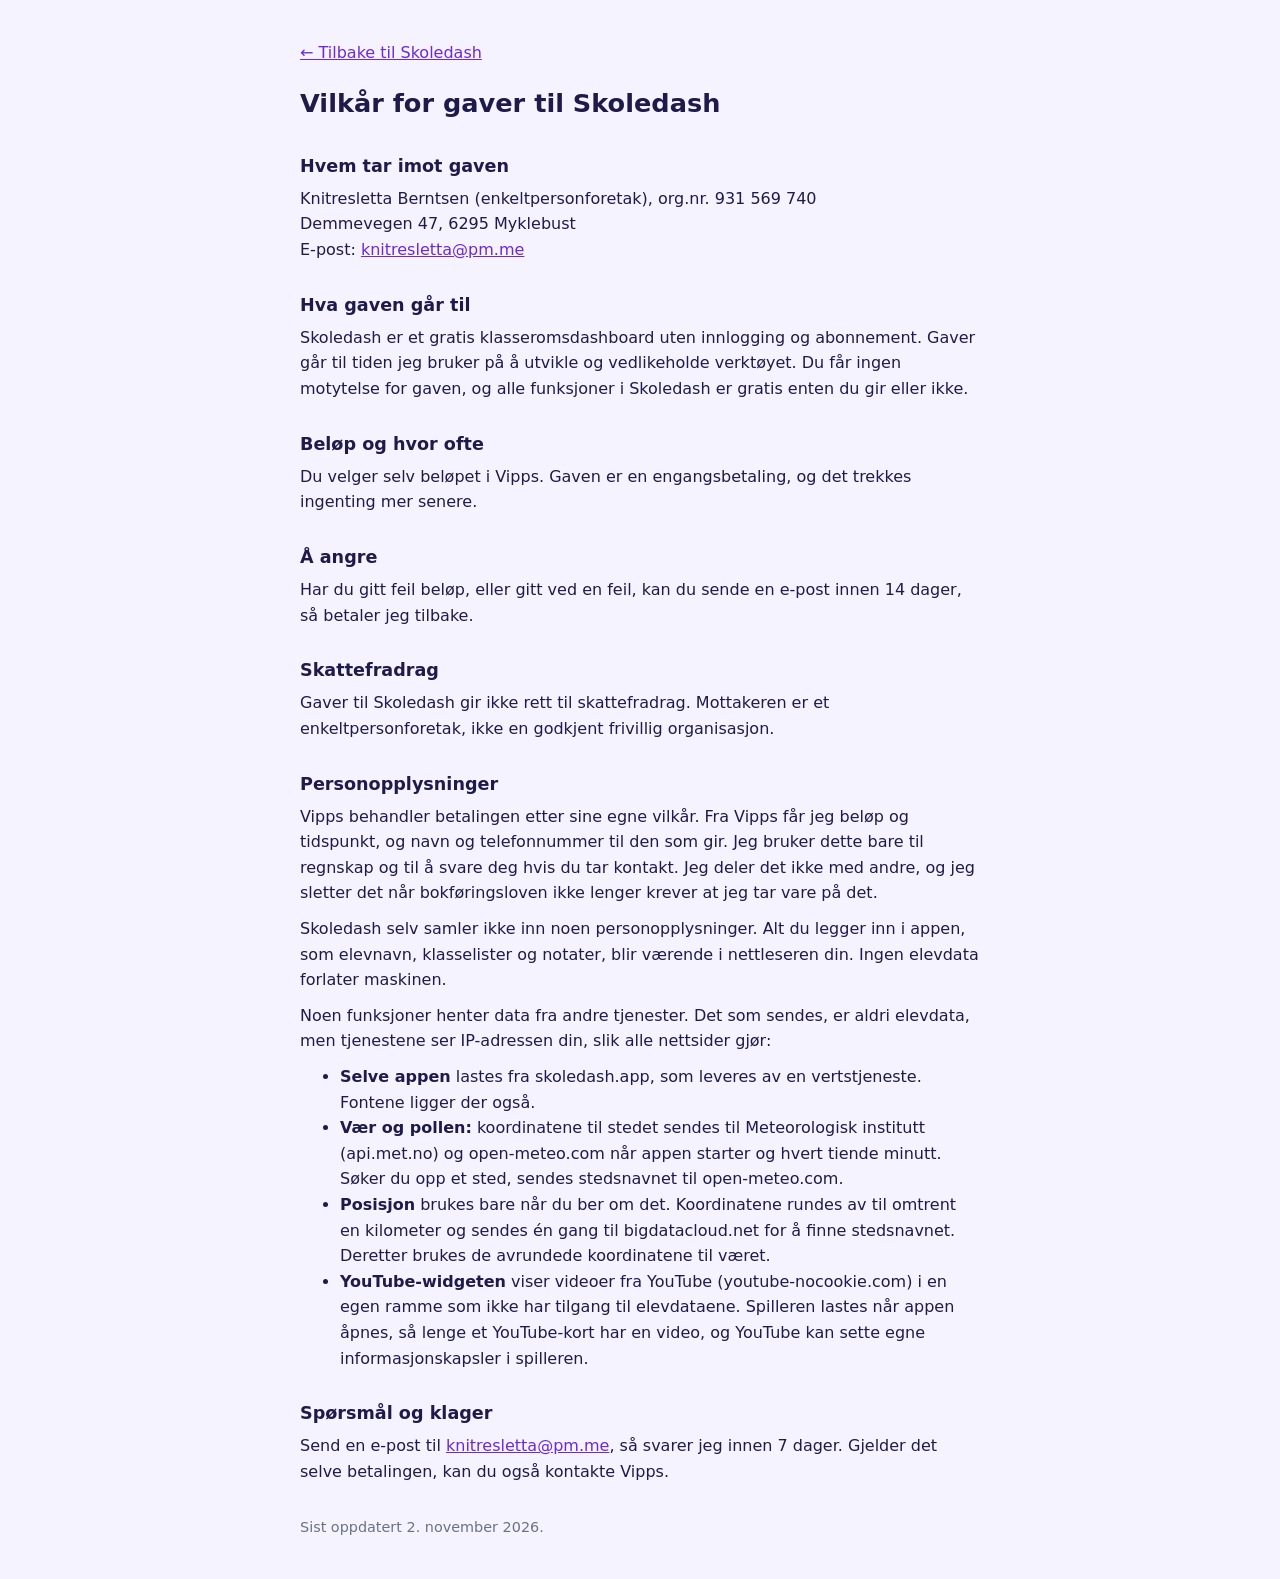
<file: vilkar.html>
<!DOCTYPE html>
<html lang="no">
<head>
  <meta charset="UTF-8">
  <meta name="viewport" content="width=device-width, initial-scale=1.0">
  <title>Vilkår for gaver til Skoledash</title>
  <link rel="icon" href="data:image/svg+xml,%3Csvg xmlns='http://www.w3.org/2000/svg' viewBox='0 0 100 100'%3E%3Ctext y='.9em' font-size='90'%3E%F0%9F%8F%AB%3C/text%3E%3C/svg%3E">
  <!-- Frittstående side som Vipps krever for å ta imot donasjoner. Lenkes fra
       ☕-menyen i appen. Egen enkel stil, så den ikke drar med seg appens layout. -->
  <style>
    body {
      font-family: system-ui, -apple-system, sans-serif;
      max-width: 680px;
      margin: 40px auto;
      padding: 0 20px;
      line-height: 1.6;
      color: #1e1b4b;
      background: #f5f3ff;
    }
    h1 { font-size: 1.6rem; margin-bottom: 4px; }
    h2 { font-size: 1.1rem; margin: 28px 0 6px; }
    p, ul { margin: 0 0 10px; }
    .sist-oppdatert { color: #6b7280; font-size: 0.9rem; margin-top: 32px; }
    a { color: #6d28d9; }
  </style>
</head>
<body>
  <p><a href="./">← Tilbake til Skoledash</a></p>
  <h1>Vilkår for gaver til Skoledash</h1>

  <h2>Hvem tar imot gaven</h2>
  <p>
    Knitresletta Berntsen (enkeltpersonforetak), org.nr. 931 569 740<br>
    Demmevegen 47, 6295 Myklebust<br>
    E-post: <a href="mailto:knitresletta@pm.me">knitresletta@pm.me</a>
  </p>

  <h2>Hva gaven går til</h2>
  <p>Skoledash er et gratis klasseromsdashboard uten innlogging og abonnement. Gaver går til tiden jeg bruker på å utvikle og vedlikeholde verktøyet. Du får ingen motytelse for gaven, og alle funksjoner i Skoledash er gratis enten du gir eller ikke.</p>

  <h2>Beløp og hvor ofte</h2>
  <p>Du velger selv beløpet i Vipps. Gaven er en engangsbetaling, og det trekkes ingenting mer senere.</p>

  <h2>Å angre</h2>
  <p>Har du gitt feil beløp, eller gitt ved en feil, kan du sende en e-post innen 14 dager, så betaler jeg tilbake.</p>

  <h2>Skattefradrag</h2>
  <p>Gaver til Skoledash gir ikke rett til skattefradrag. Mottakeren er et enkeltpersonforetak, ikke en godkjent frivillig organisasjon.</p>

  <h2>Personopplysninger</h2>
  <p>Vipps behandler betalingen etter sine egne vilkår. Fra Vipps får jeg beløp og tidspunkt, og navn og telefonnummer til den som gir. Jeg bruker dette bare til regnskap og til å svare deg hvis du tar kontakt. Jeg deler det ikke med andre, og jeg sletter det når bokføringsloven ikke lenger krever at jeg tar vare på det.</p>
  <p>Skoledash selv samler ikke inn noen personopplysninger. Alt du legger inn i appen, som elevnavn, klasselister og notater, blir værende i nettleseren din. Ingen elevdata forlater maskinen.</p>
  <p>Noen funksjoner henter data fra andre tjenester. Det som sendes, er aldri elevdata, men tjenestene ser IP-adressen din, slik alle nettsider gjør:</p>
  <ul>
    <li><strong>Selve appen</strong> lastes fra skoledash.app, som leveres av en vertstjeneste. Fontene ligger der også.</li>
    <li><strong>Vær og pollen:</strong> koordinatene til stedet sendes til Meteorologisk institutt (api.met.no) og open-meteo.com når appen starter og hvert tiende minutt. Søker du opp et sted, sendes stedsnavnet til open-meteo.com.</li>
    <li><strong>Posisjon</strong> brukes bare når du ber om det. Koordinatene rundes av til omtrent en kilometer og sendes én gang til bigdatacloud.net for å finne stedsnavnet. Deretter brukes de avrundede koordinatene til været.</li>
    <li><strong>YouTube-widgeten</strong> viser videoer fra YouTube (youtube-nocookie.com) i en egen ramme som ikke har tilgang til elevdataene. Spilleren lastes når appen åpnes, så lenge et YouTube-kort har en video, og YouTube kan sette egne informasjonskapsler i spilleren.</li>
  </ul>

  <h2>Spørsmål og klager</h2>
  <p>Send en e-post til <a href="mailto:knitresletta@pm.me">knitresletta@pm.me</a>, så svarer jeg innen 7 dager. Gjelder det selve betalingen, kan du også kontakte Vipps.</p>

  <p class="sist-oppdatert">Sist oppdatert 2. november 2026.</p>
</body>
</html>
</file>
<file: style.css>
/*
  style.css — all styling for klasserom-dashboardet. Grov inndeling nedover:
    1. Custom properties (:root)  — farger, skygger, radius, font som variabler
    2. Temaer ([data-theme="…"]) — hvert tema overstyrer DE SAMME variablene
    3. Reset + grunnoppsett
    4. Header, meny og undermenyer
    5. Hovedlayout (fri flate) + kort + dra-håndtak
    6. Knapper + utility-klasser
    7. Widget-spesifikk stil (elever, trekk, timer, notat, dagsplan, grupper, bilde)
    8. Modaler, varsler, tavlemodus, info-modal
    9. Animasjoner og responsiv tilpasning
  Fargene refereres alltid via var(--…), så et temabytte = bytte av variabler på <html>.
*/

/* ===================== Webfonter ===================== */
/* Fontene ligger i fonts/ og serveres fra skoledash.app selv, så appen aldri kontakter
   Google. Nettleseren laster ned en @font-face først når tekst faktisk bruker familien,
   så fonter som ikke er valgt koster ingenting. Kilder og lisenser: fonts/README.md.
   Variable fonter dekker hele vektområdet 400-700 med én fil. */
@font-face {
    font-family: "Lexend";
    font-style: normal;
    font-weight: 100 900;
    font-display: swap;
    src: url("fonts/lexend/lexend.woff2") format("woff2");
}
@font-face {
    font-family: "Outfit";
    font-style: normal;
    font-weight: 400 700;
    font-display: swap;
    src: url("fonts/outfit/outfit-latin.woff2") format("woff2");
}
@font-face {
    font-family: "Sniglet";
    font-style: normal;
    font-weight: 400;
    font-display: swap;
    src: url("fonts/sniglet/sniglet-latin.woff2") format("woff2");
}
@font-face {
    font-family: "Kalam";
    font-style: normal;
    font-weight: 400;
    font-display: swap;
    src: url("fonts/kalam/kalam-400-latin.woff2") format("woff2");
}
@font-face {
    font-family: "Kalam";
    font-style: normal;
    font-weight: 700;
    font-display: swap;
    src: url("fonts/kalam/kalam-700-latin.woff2") format("woff2");
}
@font-face {
    font-family: "JetBrains Mono";
    font-style: normal;
    font-weight: 400 700;
    font-display: swap;
    src: url("fonts/jetbrains-mono/jetbrains-mono-latin.woff2") format("woff2");
}

/* ===================== Custom properties ===================== */
/* Standardtemaet (lyst). Alle andre temaer arver herfra og overstyrer kun det de
   trenger. JS endrer aldri fargene direkte — kun data-theme-attributtet på <html>. */
:root {
    --bg: #eef2ff;
    --card: #ffffff;
    --primary: #6366f1;
    --primary-l: #e0e7ff;
    --pink: #ec4899;
    --pink-l: #fce7f3;
    --amber: #f59e0b;
    --amber-l: #fef3c7;
    --green: #10b981;
    --green-l: #d1fae5;
    --red: #ef4444;
    --red-l: #fee2e2;
    --text: #1e293b;
    --muted: #64748b;
    --border: #e2e8f0;
    /* Tekst oppå fargede flater. Lyse temaer bruker hvit, temaer med lys primær-
       eller signalfarge overstyrer med mørk tekst så knappene kan leses. */
    --on-primary: #fff;
    --on-green: #fff;
    --on-amber: #fff;
    --on-red: #fff;
    --primary-tekst: var(--primary); /* tekst på spøkelsesknapper */
    --header-tekst: #fff;
    --monster: none; /* SVG-mønster i bakgrunnen, bare i noen temaer */
    --shadow: 0 1px 3px 0 rgb(0 0 0 / 0.1), 0 1px 2px -1px rgb(0 0 0 / 0.08);
    --shadow-md:
        0 4px 6px -1px rgb(0 0 0 / 0.1), 0 2px 4px -2px rgb(0 0 0 / 0.08);
    --r: 12px;
    --r-sm: 8px;
    --font: system-ui, -apple-system, "Segoe UI", sans-serif;
    /* Skriftstørrelse settes på roten slik at alle rem-baserte størrelser skalerer */
    font-size: var(--font-size, 19px); /* = «normal» i STØRRELSER (app.js) */
}

/* ===================== Temaer ===================== */
/* Hvert tema er bare et nytt sett verdier for de samme variablene (+ av og til en
   egen header-bakgrunn). Settes via data-theme på <html> fra settTema(). Vil du lage
   et nytt tema: kopier en blokk, gi den et nytt data-theme-navn og juster fargene. */
[data-theme="mørkt"] {
    /* Lyse aksentfarger trenger mørk tekst på knappene (hvit ga 1,7-3,8:1) */
    --on-primary: #0f172a;
    --on-green: #0f172a;
    --on-amber: #0f172a;
    --on-red: #0f172a;
    --primary-tekst: var(--text);
    --bg: #0f172a;
    --card: #1e293b;
    --primary: #818cf8;
    --primary-l: #312e81;
    --pink: #f472b6;
    --pink-l: #6d1a4e;
    --amber: #fbbf24;
    --amber-l: #78350f;
    --green: #34d399;
    --green-l: #064e3b;
    --red: #f87171;
    --red-l: #7f1d1d;
    --text: #f1f5f9;
    --muted: #94a3b8;
    --border: #334155;
    --shadow: 0 1px 3px 0 rgb(0 0 0 / 0.4), 0 1px 2px -1px rgb(0 0 0 / 0.3);
    --shadow-md:
        0 4px 6px -1px rgb(0 0 0 / 0.45), 0 2px 4px -2px rgb(0 0 0 / 0.35);
}
[data-theme="mørkt"] header {
    background: linear-gradient(135deg, #1e293b 0%, #0f172a 100%);
    border-bottom: 1px solid var(--border);
}

/* Høy kontrast, B Hvit på svart */
[data-theme="kontrast"] {
    --bg: #000000;
    --card: #000000;
    --primary: #ffe600;
    --primary-l: #383300;
    --on-primary: #000000;
    --primary-tekst: #ffffff;
    --text: #ffffff;
    --muted: #e6e6e6;
    --border: #ffffff;
    --green: #3dff7a;
    --green-l: #0f3d1d;
    --on-green: #111111;
    --amber: #ffb000;
    --amber-l: #3d2a00;
    --on-amber: #111111;
    --red: #ff6b6b;
    --red-l: #3d1a1a;
    --on-red: #111111;
    --pink: #ff8ce8;
    --pink-l: #3d2238;
    --header-tekst: #ffffff;
    --shadow: none;
    --shadow-md: none;
}
[data-theme="kontrast"] header {
    background: #000000;
    border-bottom: 2px solid #ffffff;
}
[data-theme="kontrast"] .card {
    border: 2px solid #ffffff;
}

/* Under vann, A Dyphav */
[data-theme="under-vann"] {
    --bg: #04192e;
    --card: #0a2a47;
    --primary: #4cc9f0;
    --primary-l: #194d6c;
    --on-primary: #04192e;
    --primary-tekst: #e6f4ff;
    --text: #e6f4ff;
    --muted: #9cc7e6;
    --border: #1b4468;
    --green: #4ade80;
    --green-l: #195555;
    --on-green: #111111;
    --amber: #fbbf24;
    --amber-l: #444e3f;
    --on-amber: #111111;
    --red: #fb7185;
    --red-l: #443b56;
    --on-red: #111111;
    --pink: #f472b6;
    --pink-l: #423b62;
    --header-tekst: #e6f4ff;
    --monster: url("data:image/svg+xml,%3Csvg%20xmlns%3D%27http%3A%2F%2Fwww.w3.org%2F2000%2Fsvg%27%20width%3D%2740%27%20height%3D%2724%27%3E%3Cpath%20d%3D%27M0%2015%20Q10%205%2020%2015%20T40%2015%27%20fill%3D%27none%27%20stroke%3D%27%23e6f4ff%27%20stroke-opacity%3D%270.11%27%20stroke-width%3D%271.5%27%2F%3E%3C%2Fsvg%3E");
    --shadow: 0 1px 4px 0 rgb(0 0 0 / 0.5);
    --shadow-md: 0 4px 8px -1px rgb(0 0 0 / 0.6);
}
[data-theme="under-vann"] header {
    background: linear-gradient(180deg, #031222, #0a3a5c);
    border-bottom: 1px solid #1b4468;
}

/* På fjellet, B Fjellskumring */
[data-theme="fjellet"] {
    --bg: #1d1b2e;
    --card: #29263f;
    --primary: #f2a65a;
    --primary-l: #554245;
    --on-primary: #2a1700;
    --primary-tekst: #f0ecf8;
    --text: #f0ecf8;
    --muted: #b3abcb;
    --border: #3d3858;
    --green: #4ade80;
    --green-l: #31524f;
    --on-green: #111111;
    --amber: #fbbf24;
    --amber-l: #5b4b39;
    --on-amber: #111111;
    --red: #fb7185;
    --red-l: #5b3850;
    --on-red: #111111;
    --pink: #f472b6;
    --pink-l: #5a385c;
    --header-tekst: #f0ecf8;
    --shadow: 0 1px 4px 0 rgb(0 0 0 / 0.5);
    --shadow-md: 0 4px 8px -1px rgb(0 0 0 / 0.6);
}
[data-theme="fjellet"] header {
    background: url("data:image/svg+xml,%3Csvg%20xmlns%3D%27http%3A%2F%2Fwww.w3.org%2F2000%2Fsvg%27%20width%3D%2770%27%20height%3D%2730%27%3E%3Cpath%20d%3D%27M0%2030%20L14%2014%20L22%2022%20L34%206%20L48%2022%20L56%2016%20L70%2030%20Z%27%20fill%3D%27%23ffffff%27%20opacity%3D%270.18%27%2F%3E%3C%2Fsvg%3E") repeat-x bottom, linear-gradient(90deg, #2b2448 0%, #5a3d6e 60%, #9a5222 100%);
    border-bottom: 1px solid #3d3858;
}

/* I skogen, A Granskog */
[data-theme="skogen"] {
    --bg: #142019;
    --card: #1c2b22;
    --primary: #7fc28e;
    --primary-l: #324c3a;
    --on-primary: #0e1a12;
    --primary-tekst: #e4f0e6;
    --text: #e4f0e6;
    --muted: #a7c2ad;
    --border: #2c4234;
    --green: #4ade80;
    --green-l: #275639;
    --on-green: #111111;
    --amber: #fbbf24;
    --amber-l: #524f22;
    --on-amber: #111111;
    --red: #fb7185;
    --red-l: #523c3a;
    --on-red: #111111;
    --pink: #f472b6;
    --pink-l: #503c46;
    --header-tekst: #e4f0e6;
    --monster: url("data:image/svg+xml,%3Csvg%20xmlns%3D%27http%3A%2F%2Fwww.w3.org%2F2000%2Fsvg%27%20width%3D%2736%27%20height%3D%2734%27%3E%3Cpath%20d%3D%27M12%204%20L18%2016%20H6%20Z%20M12%2010%20L20%2024%20H4%20Z%27%20fill%3D%27%23e4f0e6%27%20opacity%3D%270.07%27%2F%3E%3C%2Fsvg%3E");
    --shadow: 0 1px 4px 0 rgb(0 0 0 / 0.5);
    --shadow-md: 0 4px 8px -1px rgb(0 0 0 / 0.6);
}
[data-theme="skogen"] header {
    background: #0d1711;
    border-bottom: 1px solid #2c4234;
}

/* I en vulkan, A Glødende */
[data-theme="vulkan"] {
    --bg: #170b07;
    --card: #24120b;
    --primary: #ff6a2b;
    --primary-l: #542512;
    --on-primary: #1c0700;
    --primary-tekst: #fff1e8;
    --text: #fff1e8;
    --muted: #f0b48f;
    --border: #40200f;
    --green: #4ade80;
    --green-l: #2d4327;
    --on-green: #111111;
    --amber: #fbbf24;
    --amber-l: #583c11;
    --on-amber: #111111;
    --red: #fb7185;
    --red-l: #582928;
    --on-red: #111111;
    --pink: #f472b6;
    --pink-l: #562934;
    --header-tekst: #fff1e8;
    --monster: url("data:image/svg+xml,%3Csvg%20xmlns%3D%27http%3A%2F%2Fwww.w3.org%2F2000%2Fsvg%27%20width%3D%2748%27%20height%3D%2748%27%3E%3Cg%20fill%3D%27%23ff8a3d%27%3E%3Ccircle%20cx%3D%278%27%20cy%3D%2730%27%20r%3D%271.3%27%20opacity%3D%270.22%27%2F%3E%3Ccircle%20cx%3D%2726%27%20cy%3D%2712%27%20r%3D%270.9%27%20opacity%3D%270.18%27%2F%3E%3Ccircle%20cx%3D%2740%27%20cy%3D%2738%27%20r%3D%271.6%27%20opacity%3D%270.15%27%2F%3E%3C%2Fg%3E%3C%2Fsvg%3E");
    --shadow: 0 1px 4px 0 rgb(0 0 0 / 0.5);
    --shadow-md: 0 4px 8px -1px rgb(0 0 0 / 0.6);
}
[data-theme="vulkan"] header {
    background: linear-gradient(90deg, #120500, #5c1a05);
    border-bottom: 1px solid #40200f;
}

/* Fluttershy (het Equestria til v2.26) */
[data-theme="fluttershy"] {
    --bg: #fff6cf;
    --card: #fffdf2;
    --primary: #b8407a;
    --primary-l: #f6e6e4;
    --on-primary: #ffffff;
    --primary-tekst: #b8407a;
    --text: #3b2433;
    --muted: #7a4f66;
    --border: #f6e3a6;
    --green: #17733f;
    --green-l: #dfead9;
    --on-green: #ffffff;
    --amber: #9a5300;
    --amber-l: #f1e5d0;
    --on-amber: #ffffff;
    --red: #b42326;
    --red-l: #f4ded5;
    --on-red: #ffffff;
    --pink: #1d6f6c;
    --pink-l: #dfe9df;
    --header-tekst: #3b2433;
    --monster: url("data:image/svg+xml,%3Csvg%20xmlns%3D%27http%3A%2F%2Fwww.w3.org%2F2000%2Fsvg%27%20width%3D%2756%27%20height%3D%2748%27%3E%3Cg%20opacity%3D%270.22%27%3E%3Cpath%20d%3D%27M14%2014%20C6%204%202%2012%208%2016%20C2%2020%208%2026%2014%2018%20Z%27%20fill%3D%27%23f08cb8%27%2F%3E%3Cpath%20d%3D%27M14%2014%20C22%204%2026%2012%2020%2016%20C26%2020%2020%2026%2014%2018%20Z%27%20fill%3D%27%23f08cb8%27%2F%3E%3Crect%20x%3D%2713.2%27%20y%3D%2711%27%20width%3D%271.6%27%20height%3D%2710%27%20rx%3D%270.8%27%20fill%3D%27%232a8f8b%27%2F%3E%3C%2Fg%3E%3C%2Fsvg%3E");
}
[data-theme="fluttershy"] header {
    background: linear-gradient(90deg, #f4a7c8, #f8c6dc 55%, #fbe6a2);
    border-bottom: 1px solid #f6e3a6;
}

/* Twilight (het Cosmic v2 i v2.25) */
[data-theme="twilight"] {
    --bg: #080414;
    --card: #12102a;
    --primary: #a78bfa;
    --primary-l: #332b58;
    --on-primary: #0b0620;
    --primary-tekst: #e8ecf8;
    --text: #e8ecf8;
    --muted: #9aa3bd;
    --border: #262150;
    --green: #6ee7b7;
    --green-l: #28444c;
    --on-green: #111111;
    --amber: #fcd34d;
    --amber-l: #4a3f32;
    --on-amber: #111111;
    --red: #fb7185;
    --red-l: #4a2740;
    --on-red: #111111;
    --pink: #ff8ad8;
    --pink-l: #4b2d54;
    --header-tekst: #e8ecf8;
    --monster: url("data:image/svg+xml,%3Csvg%20xmlns%3D%27http%3A%2F%2Fwww.w3.org%2F2000%2Fsvg%27%20width%3D%2752%27%20height%3D%2752%27%3E%3Cg%20fill%3D%27%23e8ecf8%27%3E%3Ccircle%20cx%3D%276%27%20cy%3D%278%27%20r%3D%271%27%20opacity%3D%270.32%27%2F%3E%3Ccircle%20cx%3D%2734%27%20cy%3D%2722%27%20r%3D%270.7%27%20opacity%3D%270.27%27%2F%3E%3Ccircle%20cx%3D%2720%27%20cy%3D%2740%27%20r%3D%271.2%27%20opacity%3D%270.27%27%2F%3E%3Cpath%20d%3D%27M44%206%20l1%203%203%201%20-3%201%20-1%203%20-1%20-3%20-3%20-1%203%20-1z%27%20opacity%3D%270.22%27%2F%3E%3C%2Fg%3E%3C%2Fsvg%3E");
    --shadow: 0 1px 4px 0 rgb(0 0 0 / 0.5);
    --shadow-md: 0 4px 8px -1px rgb(0 0 0 / 0.6);
}
[data-theme="twilight"] header {
    background: linear-gradient(90deg, #080414, #1a1040);
    border-bottom: 1px solid #262150;
}

/* Rarity (het Cute i v2.25) */
[data-theme="rarity"] {
    --bg: #f0edff;
    --card: #fdfcff;
    --primary: #5e4fc4;
    --primary-l: #eae7f8;
    --on-primary: #ffffff;
    --primary-tekst: #5e4fc4;
    --text: #2a2350;
    --muted: #5f5890;
    --border: #dcd6fb;
    --green: #17733f;
    --green-l: #dde9e4;
    --on-green: #ffffff;
    --amber: #9a5300;
    --amber-l: #efe4db;
    --on-amber: #ffffff;
    --red: #b42326;
    --red-l: #f3dee1;
    --on-red: #ffffff;
    --pink: #b02a6f;
    --pink-l: #f2dfeb;
    --header-tekst: #2a2350;
    --monster: url("data:image/svg+xml,%3Csvg%20xmlns%3D%27http%3A%2F%2Fwww.w3.org%2F2000%2Fsvg%27%20width%3D%2770%27%20height%3D%2740%27%3E%3Cg%20fill%3D%27%23ffffff%27%20opacity%3D%270.8%27%3E%3Cellipse%20cx%3D%2720%27%20cy%3D%2720%27%20rx%3D%2714%27%20ry%3D%276%27%2F%3E%3Cellipse%20cx%3D%2728%27%20cy%3D%2716%27%20rx%3D%278%27%20ry%3D%276%27%2F%3E%3Cellipse%20cx%3D%2714%27%20cy%3D%2717%27%20rx%3D%276%27%20ry%3D%275%27%2F%3E%3C%2Fg%3E%3C%2Fsvg%3E");
}
[data-theme="rarity"] header {
    background: linear-gradient(90deg, #b9a2ff, #ffc2e2);
    border-bottom: 1px solid #dcd6fb;
}

/* ===================== Reset ===================== */
/* Nullstill nettleserens standard-marger/padding og bruk border-box overalt, så
   bredde/høyde inkluderer padding og kanter (gjør layouten forutsigbar). */
*,
*::before,
*::after {
    box-sizing: border-box;
    margin: 0;
    padding: 0;
}
body {
    font-family: var(--font);
    background: var(--bg);
    /* Mønsteret ligger bare bak kortene. Kortene er alltid ensfargede. */
    background-image: var(--monster);
    color: var(--text);
    font-size: 0.875rem; /* ca. 16,6px ved normal rot (19px), skalerer med --font-size */
    height: 100vh;
    height: 100dvh;
    display: flex;
    flex-direction: column;
    overflow: hidden; /* bordet scroller ikke, kortene gjør det selv */
}

/* ===================== Header ===================== */
header {
    background: #8b5cf6; /* ensfarget lilla i standardtemaet, temaene overstyrer */
    color: var(--header-tekst);
    padding: 10px 20px;
    display: flex;
    align-items: center;
    gap: 16px;
    box-shadow: var(--shadow-md);
    flex-shrink: 0;
    position: relative;
}
header h1 {
    font-size: 1.15rem;
    font-weight: 800;
    letter-spacing: -0.01em;
    white-space: nowrap;
    cursor: pointer;
}
/* Fane-raden sentreres midt i headeren uavhengig av tittel/meny til venstre:
   plasser ved 50 % og dra halve egen bredde tilbake med translateX(-50%). */
.sider-nav {
    display: flex;
    align-items: center;
    gap: 4px;
    position: absolute;
    left: 50%;
    transform: translateX(-50%);
    /* transform gir raden sin egen stabel. Uten z-index lå menyene under fanene
       (.side-meny) bak kortene på flata, som har z-index fra oppsettet. */
    z-index: 150;
}
.side-tab {
    background: rgba(255, 255, 255, 0.15);
    border: 1px solid rgba(255, 255, 255, 0.3);
    border-radius: 6px;
    padding: 4px 10px;
    cursor: pointer;
    font-size: 0.85rem;
    color: var(--header-tekst);
    display: flex;
    align-items: center;
    gap: 5px;
    transition: background 0.15s;
    white-space: nowrap;
}
.side-tab.aktiv {
    background: rgba(255, 255, 255, 0.35);
    border-color: rgba(255, 255, 255, 0.6);
    font-weight: 700;
}
.side-tab-input {
    font: inherit;
    font-size: 0.85rem;
    padding: 4px 10px;
    border-radius: 6px;
    border: 2px solid var(--primary);
    outline: none;
    background: #fff;
    color: var(--text);
    width: 9ch;
    min-width: 9ch;
}
.side-flere {
    font-weight: 600;
}
/* Sidene i Flere-menyen: den aktive er fet, uten haken (den ville stått inntil ✕) */
.side-meny .kl-dropdown-item.side-flere-side.valgt::after {
    content: none;
}
.side-tab:hover:not(.aktiv) {
    background: rgba(255, 255, 255, 0.25);
}
.side-slett {
    font-size: 0.65rem;
    opacity: 0.7;
    cursor: pointer;
    line-height: 1;
}
.side-slett:hover {
    opacity: 1;
}
.side-legg-til {
    background: transparent;
    border: 1px dashed rgba(255, 255, 255, 0.4);
    border-radius: 6px;
    padding: 4px 9px;
    cursor: pointer;
    font-size: 1rem;
    color: var(--header-tekst);
    opacity: 0.8;
    line-height: 1;
}
.side-legg-til:hover {
    border-color: currentColor;
    opacity: 1;
}
/* Menyene under fanene (v2.51): nytt navn / lagre som mal på den aktive fanen, og
   ny side / maler under «+». Hver knapp står i en .side-tab-wrap, så menyen kan
   henges rett under den. Samme utseende som Skoledash-menyen. */
.side-tab-wrap {
    position: relative;
    display: inline-flex;
}
/* Klasseknappen (v2.56) står først i raden og skiller seg fra fanene: avrundet pille,
   dempet når sidene ikke har klasse. */
.side-klasse {
    background: rgba(0, 0, 0, 0.18);
    border: 1px solid rgba(255, 255, 255, 0.25);
    border-radius: 999px;
    padding: 4px 12px;
    margin-right: 6px;
    cursor: pointer;
    font: inherit;
    font-size: 0.8rem;
    font-weight: 600;
    color: var(--header-tekst);
    opacity: 0.75;
    white-space: nowrap;
}
.side-klasse.har-klasse {
    opacity: 1;
    background: rgba(255, 255, 255, 0.22);
    border-color: rgba(255, 255, 255, 0.5);
}
.side-klasse:hover {
    opacity: 1;
}
.side-meny .kl-dropdown-item.valgt {
    font-weight: 700;
}
.side-meny .kl-dropdown-item.valgt::after {
    content: ' ✓';
    color: var(--primary);
}
.side-meny {
    position: absolute;
    top: calc(100% + 8px);
    left: 0;
    background: var(--card);
    color: var(--text);
    border-radius: var(--r);
    box-shadow: var(--shadow-md);
    padding: 8px 0;
    min-width: 180px;
    z-index: 150;
    animation: modal-in 0.15s ease;
    font-weight: 400;
    text-align: left;
}
.side-meny-mal {
    display: flex;
    align-items: center;
    justify-content: space-between;
    gap: 14px;
}
.side-meny-malnavn {
    overflow: hidden;
    text-overflow: ellipsis;
    max-width: 240px;
}
.side-mal-knapper {
    display: inline-flex;
    align-items: center;
    gap: 2px;
}
.side-mal-del,
.side-mal-slett {
    font-size: 0.7rem;
    opacity: 0.55;
    padding: 2px 5px;
    border-radius: 4px;
    white-space: nowrap;
}
.side-mal-del:hover {
    opacity: 1;
}
.side-mal-slett:hover {
    opacity: 1;
    color: var(--red);
}
.side-meny-hint {
    padding: 6px 16px 4px;
    font-size: 0.78rem;
    color: var(--muted);
    max-width: 240px;
    line-height: 1.35;
}
#header-dato {
    font-size: 0.85rem;
    opacity: 0.9;
}
#klasserom-meny-wrapper {
    position: relative;
}
#vær-wrapper {
    position: relative;
}
#header-ver {
    font-size: 0.82rem;
    opacity: 0.85;
    white-space: nowrap;
    cursor: pointer;
    padding: 3px 6px;
    border-radius: 6px;
    transition: background 0.12s;
}
#header-ver:hover {
    background: rgb(255 255 255 / 0.15);
}
#vær-popup {
    position: absolute;
    top: calc(100% + 10px);
    right: 0;
    background: var(--card);
    border-radius: var(--r);
    box-shadow: var(--shadow-md);
    padding: 14px;
    min-width: 280px;
    z-index: 150;
    color: var(--text);
    animation: modal-in 0.15s ease;
}
.vær-nå {
    display: flex;
    flex-direction: column;
    gap: 6px;
    margin-bottom: 12px;
    border-bottom: 1px solid var(--border);
    padding-bottom: 12px;
}
.vær-rad {
    display: flex;
    justify-content: space-between;
    font-size: 0.85rem;
}
.vær-rad span {
    color: var(--muted);
}
.vær-timer {
    display: flex;
    gap: 6px;
    overflow-x: auto;
    padding-bottom: 2px;
}
.vær-time-kort {
    display: flex;
    flex-direction: column;
    align-items: center;
    gap: 3px;
    min-width: 44px;
    padding: 6px 4px;
    border-radius: 8px;
    background: var(--bg);
    font-size: 0.78rem;
}
.vær-time-tid {
    color: var(--muted);
    font-size: 0.7rem;
}
.vær-time-emoji {
    font-size: 1.1rem;
}
.vær-time-temp {
    font-weight: 700;
}
.vær-time-nedbør {
    color: #3b82f6;
    font-size: 0.7rem;
}
/* Toppen av vær-popupen: stedsnavn og hvor stedet kom fra. */
.vær-sted-topp {
    display: flex;
    align-items: baseline;
    justify-content: space-between;
    gap: 8px;
    margin-bottom: 10px;
}
.vær-sted-navn {
    font-weight: 700;
    font-size: 0.95rem;
}
.vær-sted-kilde {
    font-size: 0.72rem;
    color: var(--muted);
    white-space: nowrap;
}

/* Symbol + temperatur stort, så tallet leses før detaljradene. */
.vær-hoved {
    display: flex;
    align-items: center;
    justify-content: center;
    gap: 10px;
    font-size: 1.6rem;
    font-weight: 700;
    margin-bottom: 8px;
}
.vær-rad strong {
    font-variant-numeric: tabular-nums;
}
/* Markerer høy pollenkonsentrasjon — den ene verdien en allergiker må oppdage raskt. */
.vær-rad strong.pollen-hoyt {
    color: var(--red);
}
.vær-tom {
    color: var(--muted);
    font-size: 0.85rem;
    padding: 6px 0 12px;
}

/* Stedskontroller nederst i popupen: posisjonsknapp + søk. */
.vær-sted-verktøy {
    display: flex;
    flex-direction: column;
    gap: 6px;
    margin-top: 12px;
    padding-top: 12px;
    border-top: 1px solid var(--border);
}
.vær-sted-verktøy input {
    width: 100%;
    padding: 6px 8px;
    border: 1px solid var(--border);
    border-radius: var(--r-sm);
    background: var(--card);
    color: var(--text);
    font: inherit;
    font-size: 0.85rem;
}
.vær-sted-verktøy input:focus {
    outline: none;
    border-color: var(--primary);
}
.vær-sted-treff {
    display: flex;
    flex-direction: column;
    gap: 2px;
    max-height: 170px;
    overflow-y: auto;
}
.vær-sted-treff-rad {
    display: flex;
    flex-direction: column;
    align-items: flex-start;
    gap: 1px;
    background: none;
    border: none;
    border-radius: var(--r-sm);
    padding: 5px 7px;
    cursor: pointer;
    text-align: left;
    font: inherit;
    color: var(--text);
}
.vær-sted-treff-rad:hover {
    background: var(--primary-l);
}
.vær-sted-treff-rad strong {
    font-size: 0.88rem;
}
.vær-sted-treff-rad span {
    font-size: 0.75rem;
    color: var(--muted);
}
.vær-sted-tom {
    font-size: 0.8rem;
    color: var(--muted);
    padding: 4px 2px;
}

#klasserom-dropdown {
    position: absolute;
    top: calc(100% + 8px);
    left: 0;
    background: var(--card);
    border-radius: var(--r);
    box-shadow: var(--shadow-md);
    padding: 8px 0;
    min-width: 200px;
    z-index: 150;
    animation: modal-in 0.15s ease;
}
.kl-dropdown-item {
    padding: 9px 16px;
    cursor: pointer;
    font-size: 0.88rem;
    color: var(--text);
    font-weight: 500;
    transition: background 0.1s;
    /* Menyen ligger absolutt under en smal knapp og får bare min-width (i px) å gå
       på. Uten nowrap brekker lange punkter (ikon på én linje, tekst på neste) når
       skriftstørrelsen er stor. Med nowrap blir menyen så bred som det lengste punktet. */
    white-space: nowrap;
}
.kl-dropdown-item:hover {
    background: var(--bg);
}
.kl-dropdown-sep {
    height: 1px;
    background: var(--border);
    margin: 4px 0;
}
.kl-dropdown-label {
    padding: 4px 16px;
    font-size: 0.72rem;
    font-weight: 700;
    text-transform: uppercase;
    letter-spacing: 0.06em;
    color: var(--muted);
}
.tema-valg.aktiv {
    color: var(--primary);
    font-weight: 700;
}
.tema-valg.aktiv::after {
    content: " ✓";
}

/* Sub-meny */
.kl-has-submenu {
    position: relative;
}
.kl-has-submenu::after {
    content: " ›";
    float: right;
    opacity: 0.6;
}
.kl-submenu {
    display: none;
    position: absolute;
    left: 100%;
    top: -4px;
    background: var(--card);
    border: 1px solid var(--border);
    border-radius: var(--r);
    box-shadow: var(--shadow-md);
    min-width: 180px;
    padding: 4px 0;
    z-index: 1000;
}
.kl-has-submenu:hover .kl-submenu {
    display: block;
}
.font-valg.aktiv,
.språk-valg.aktiv,
.størrelse-valg.aktiv {
    color: var(--primary);
    font-weight: 700;
}
.font-valg.aktiv::after,
.språk-valg.aktiv::after,
.størrelse-valg.aktiv::after {
    content: " ✓";
}

.kl-submenu-bred {
    min-width: 240px;
}

/* Undermenyen åpnes ved hover. :focus-within holder den åpen mens markøren står i et
   tallfelt, ellers forsvinner feltet idet musa glipper ut mens man skriver. */
.kl-has-submenu:focus-within .kl-submenu {
    display: block;
}

/* Én rad per synlig widget: navn til venstre, tallfelt med % til høyre. */
.widget-str-rad {
    display: flex;
    align-items: center;
    justify-content: space-between;
    padding: 4px 12px;
    gap: 8px;
    cursor: pointer;
}
.widget-str-rad > span:first-child {
    font-size: 0.85em;
    color: var(--muted);
    flex: 1;
}
.widget-str-felt {
    display: flex;
    align-items: center;
    gap: 4px;
    font-size: 0.8em;
    color: var(--muted);
}
.widget-str-felt input {
    width: 4.5em;
    padding: 2px 6px;
    border: 1px solid var(--border);
    border-radius: 4px;
    background: var(--card);
    color: var(--text);
    font: inherit;
    text-align: right;
    font-variant-numeric: tabular-nums;
}
.widget-str-felt input:focus {
    outline: 2px solid var(--primary);
    outline-offset: 1px;
}
/* Hjelpeteksten skal bryte, ikke bestemme bredden på menyen. */
.widget-str-tom {
    padding: 4px 12px 8px;
    font-size: 0.8em;
    color: var(--muted);
    max-width: 300px;
    white-space: normal;
    line-height: 1.35;
}

textarea[id^="notat-textarea"].kursiv {
    font-style: italic;
}

/* ===================== Main layout ===================== */
/* Hovedområdet er en fri flate. Hvert kort ligger i en .kl-plass som er absolutt
   plassert i PROSENT av flata (left/top/width/height settes fra widget_layout av
   applyLayout). Prosent gjør at bordet beholder komposisjonen fra laptop til tavle.
   Flata fyller resten av skjermen og scroller ikke; innholdet i kortene gjør det.
   Den indre div-en gir padding uten at prosentene må regne med den. */
main {
    flex: 1 1 auto;
    min-height: 0;
    padding: 12px;
    display: flex;
}
#flate {
    position: relative;
    flex: 1;
    min-width: 0;
    min-height: 0;
}
/* Kort som ennå ikke er pakket inn i en .kl-plass, er maler (direkte under <main>)
   eller nettopp laget (direkte under #flate). Først applyLayout() vet om de skal
   vises og hvor, så til da er de usynlige. Uten dette blinker alle skjulte kort
   fram et øyeblikk hver gang siden lastes. */
main > .card,
#flate > .card {
    display: none;
}

/* Plassen eier posisjon, lagrekkefølge (z-index) og håndtakene. Kortet inni fyller
   plassen og scroller selv, så håndtakene ikke scroller bort med innholdet. */
.kl-plass {
    position: absolute;
    display: flex;
    min-width: 0;
}
.kl-plass > .card {
    flex: 1;
    min-height: 0;
    overflow: auto;
    /* Static her gjør at ✕-knappen (absolutt) festes til plassen og ikke scroller
       bort med innholdet. */
    position: static;
}
/* Barna i et kort skal være så høye som innholdet sitt, ikke presses sammen når
   kortet er lavere enn innholdet. Ellers krymper f.eks. dagsplan-lista, punktene
   flyter ut over knappen under, og kortet ser ikke at innholdet er blitt større
   (høyden som følger innholdet, måler nettopp barna). .kl-skaler er unntaket: den
   skal fylle kortet og skaleres. Barna i den krymper heller ikke, ellers ser ikke
   skaleringen at innholdet er for stort (f.eks. 36 terninger over knappene). */
.kl-plass > .card > :not(.kl-skaler),
.kl-skaler > * {
    flex-shrink: 0;
}
.kl-plass.kl-aktiv > .card {
    box-shadow: var(--shadow-md);
}

/* Håndtak for størrelse: fire kanter og fire hjørner, litt utenfor kortet. */
.kl-kant {
    position: absolute;
    z-index: 3;
    touch-action: none; /* ellers scroller touch-tavla i stedet for å dra */
}
.kl-kant[data-kant="n"]  { top: -4px; left: 12px; right: 12px; height: 8px; cursor: ns-resize; }
.kl-kant[data-kant="s"]  { bottom: -4px; left: 12px; right: 12px; height: 8px; cursor: ns-resize; }
.kl-kant[data-kant="e"]  { right: -4px; top: 12px; bottom: 12px; width: 8px; cursor: ew-resize; }
.kl-kant[data-kant="w"]  { left: -4px; top: 12px; bottom: 12px; width: 8px; cursor: ew-resize; }
.kl-kant[data-kant="ne"] { top: -6px; right: -6px; width: 16px; height: 16px; cursor: nesw-resize; }
.kl-kant[data-kant="sw"] { bottom: -6px; left: -6px; width: 16px; height: 16px; cursor: nesw-resize; }
.kl-kant[data-kant="nw"] { top: -6px; left: -6px; width: 16px; height: 16px; cursor: nwse-resize; }
.kl-kant[data-kant="se"] { bottom: -6px; right: -6px; width: 16px; height: 16px; cursor: nwse-resize; }
/* Bilde- og YouTube-kort har høyden fra mediet, så de har ingen kanter oppe og nede.
   Hjørnene endrer bare bredden (se startOperasjon). */
.kl-plass[data-kort^="card-bilde-"] .kl-kant[data-kant="n"],
.kl-plass[data-kort^="card-bilde-"] .kl-kant[data-kant="s"],
.kl-plass[data-kort^="card-youtube-"] .kl-kant[data-kant="n"],
.kl-plass[data-kort^="card-youtube-"] .kl-kant[data-kant="s"] {
    display: none;
}
.kl-plass[data-kort^="card-bilde-"] .kl-kant[data-kant$="e"],
.kl-plass[data-kort^="card-bilde-"] .kl-kant[data-kant$="w"],
.kl-plass[data-kort^="card-youtube-"] .kl-kant[data-kant$="e"],
.kl-plass[data-kort^="card-youtube-"] .kl-kant[data-kant$="w"] {
    cursor: ew-resize;
}
/* Et lite grep i nedre høyre hjørne viser at kortet kan strekkes. Vises ved hover. */
.kl-kant[data-kant="se"]::after {
    content: "";
    position: absolute;
    right: 8px;
    bottom: 8px;
    width: 7px;
    height: 7px;
    border-right: 2px solid var(--border);
    border-bottom: 2px solid var(--border);
    border-radius: 0 0 3px 0;
    opacity: 0;
    transition: opacity 0.15s;
}
.kl-plass:hover .kl-kant[data-kant="se"]::after {
    opacity: 1;
}

body.kl-flytter,
body.kl-flytter * {
    cursor: grabbing !important;
    user-select: none;
}
body.kl-endrer-storrelse {
    user-select: none;
}

/* Hjelpelinjer som viser hvilken kant kortet har festet seg til. */
.kl-hjelpelinje {
    position: absolute;
    background: var(--primary);
    pointer-events: none;
    z-index: 9999;
}
.kl-hjelpelinje.loddrett { top: 0; bottom: 0; width: 1px; }
.kl-hjelpelinje.vannrett { left: 0; right: 0; height: 1px; }

/* ===================== Cards ===================== */
.card {
    background: var(--card);
    border-radius: var(--r);
    box-shadow: var(--shadow);
    padding: 14px;
    display: flex;
    flex-direction: column;
    gap: 10px;
    transition:
        box-shadow 0.15s,
        opacity 0.15s;
    min-width: 0; /* viktig for grid-overflow */
    position: relative; /* for .kl-widget-close i hjørnet */
}

/* Fjern-knapp i kortets hjørne: skjuler singletons / sletter notat-bilde-instanser */
.kl-widget-close {
    position: absolute;
    top: 6px;
    right: 6px;
    width: 22px;
    height: 22px;
    display: flex;
    align-items: center;
    justify-content: center;
    border: none;
    background: none;
    color: var(--muted);
    font-size: 0.85rem;
    line-height: 1;
    border-radius: 6px;
    cursor: pointer;
    opacity: 0;
    transition:
        opacity 0.15s,
        background 0.12s,
        color 0.12s;
    z-index: 2;
}
.card:hover .kl-widget-close {
    opacity: 0.5;
}
.kl-widget-close:hover {
    opacity: 1;
    background: var(--red-l);
    color: var(--red);
}
.card h2 {
    font-size: 0.72rem;
    font-weight: 700;
    text-transform: uppercase;
    letter-spacing: 0.06em;
    color: var(--muted);
}
.card-header {
    display: flex;
    align-items: center;
    gap: 6px;
    padding-right: 20px; /* gjør plass til .kl-widget-close i hjørnet */
    cursor: grab;
    touch-action: none; /* hele overskrifta er dra-sone, også på touch */
    user-select: none;
    /* Står fast øverst når innholdet i kortet scroller, så det alltid kan flyttes.
       Negativ top + padding dekker kortets egen padding over overskrifta. */
    position: sticky;
    top: -14px;
    margin-top: -14px;
    padding-top: 14px;
    background: var(--card);
    z-index: 1;
}
.card-header button,
.card-header input {
    cursor: pointer;
}
.card-header h2 {
    flex: 1;
}
.card-controls {
    display: flex;
    align-items: center;
    gap: 4px;
    opacity: 0;
    transition: opacity 0.15s;
}
.card:hover .card-controls {
    opacity: 1;
}
/* I overskriften ligger knappene oppå høyre ende, ved siden av ✕, i stedet for å ta
   plass fra tittelen hele tiden. Usynlige knapper skal heller ikke stå i veien for å
   dra kortet etter overskriften. */
.card-header .card-controls {
    position: absolute;
    top: 9px;
    right: 26px;
    padding-left: 6px;
    background: var(--card);
    pointer-events: none;
}
.card:hover .card-header .card-controls,
.card-header .card-controls:has(.bekreft) {
    pointer-events: auto;
}

/* ===================== Drag handle ===================== */
/* ⠿-håndtaket (og kort-kontrollene over) ligger skjult med opacity: 0 og tones inn
   når man holder musa over kortet — samme «vis ved hover»-mønster brukes flere steder. */
.drag-handle {
    cursor: grab;
    color: var(--border);
    font-size: 1rem;
    line-height: 1;
    padding: 2px 3px;
    border-radius: 4px;
    opacity: 0;
    transition:
        opacity 0.15s,
        color 0.15s;
    user-select: none;
    flex-shrink: 0;
}
.card:hover .drag-handle {
    opacity: 1;
}
.drag-handle:hover {
    color: var(--muted);
}
.drag-handle:active {
    cursor: grabbing;
}

/* ===================== Buttons ===================== */
.btn {
    display: inline-flex;
    align-items: center;
    justify-content: center;
    padding: 7px 14px;
    border: none;
    border-radius: var(--r-sm);
    font-family: inherit;
    font-size: 0.84rem;
    font-weight: 600;
    cursor: pointer;
    transition:
        filter 0.12s,
        transform 0.08s;
    white-space: nowrap;
    line-height: 1.2;
}
.btn:hover {
    filter: brightness(0.92);
}
.btn:active {
    transform: scale(0.97);
}
.btn-primary {
    background: var(--primary);
    color: var(--on-primary);
}
.btn-success {
    background: var(--green);
    color: var(--on-green);
}
.btn-danger {
    background: var(--red);
    color: var(--on-red);
}
.btn-amber {
    background: var(--amber);
    color: var(--on-amber);
}
.btn-ghost {
    background: var(--primary-l);
    color: var(--primary-tekst);
}
.btn-sm {
    padding: 5px 10px;
    font-size: 0.8rem;
}
.btn-icon {
    padding: 6px 9px;
}
.btn-slett {
    color: var(--text-muted);
}
.btn-slett:hover {
    color: #cc0000;
}
.w-full {
    width: 100%;
}
.flex-1 {
    flex: 1;
}

/* ===================== Utilities ===================== */
.flex {
    display: flex;
}
.gap-1 {
    gap: 4px;
}
.gap-2 {
    gap: 8px;
}
.hidden {
    display: none !important;
}

/* ===================== Student list ===================== */
/* Knappene under lista brytes til en ny linje i et smalt kort i stedet for å kuttes. */
.elev-knapper {
    flex-wrap: wrap;
}
.elev-knapper .btn {
    white-space: nowrap;
}
#elev-liste {
    display: flex;
    flex-direction: column;
    gap: 2px;
}
.elev-item {
    display: flex;
    align-items: center;
    gap: 6px;
    padding: 5px 6px;
    border-radius: 6px;
    transition: background 0.1s;
}
.elev-item:hover {
    background: var(--bg);
}
.elev-nr {
    color: var(--muted);
    font-size: 0.78rem;
    width: 20px;
    text-align: right;
    flex-shrink: 0;
}
.elev-dot {
    width: 9px;
    height: 9px;
    border-radius: 50%;
    flex-shrink: 0;
}
.elev-navn {
    flex: 1;
    font-weight: 500;
    font-size: 0.88rem;
    cursor: pointer;
    border-radius: 3px;
}
.elev-navn:hover {
    text-decoration: underline dotted;
    text-underline-offset: 2px;
}
/* Inline-redigeringsfelt for elevnavn — fyller samme plass som navnet. */
.elev-rediger-input {
    flex: 1;
    min-width: 0;
    font: inherit;
    font-size: 0.88rem;
    color: var(--text);
    background: var(--card);
    border: 1px solid var(--primary);
    border-radius: 4px;
    padding: 1px 5px;
    outline: none;
}
.elev-slett {
    opacity: 0;
    background: none;
    border: none;
    cursor: pointer;
    color: var(--red);
    padding: 2px 5px;
    border-radius: 4px;
    font-size: 0.75rem;
    transition: opacity 0.1s;
    flex-shrink: 0;
}
/* 🎂 (v2.59): synlig ved hover, svakt synlig hele tiden når bursdagen er satt */
.elev-bursdag {
    opacity: 0;
    background: none;
    border: none;
    cursor: pointer;
    padding: 2px 4px;
    border-radius: 4px;
    font-size: 0.8rem;
    line-height: 1;
    transition: opacity 0.1s;
    flex-shrink: 0;
}
.elev-bursdag.satt { opacity: 0.55; }
.elev-item:hover .elev-bursdag { opacity: 1; }
/* Bursdag i toppfeltet: krone og fornavn, mellom fanene og været */
#header-bursdag {
    font-size: 0.9rem;
    font-weight: 700;
    white-space: nowrap;
    background: rgb(255 255 255 / 0.18);
    border: 1px solid rgb(255 255 255 / 0.3);
    border-radius: 999px;
    padding: 3px 12px;
    animation: bursdag-inn 0.6s cubic-bezier(0.2, 1.4, 0.4, 1);
}
@keyframes bursdag-inn {
    from { transform: scale(0.6); opacity: 0; }
    to   { transform: scale(1);   opacity: 1; }
}
.elev-item:hover .elev-slett {
    opacity: 1;
}
/* Oppmøte: to små runde knapper per elev, ✓ (her) og − (borte). Alltid synlige, men
   dempet til de er i bruk, så lista ikke blir urolig. Bare temavariabler, så de følger
   alle temaene: --green/--red er allerede justert for kontrast i hvert tema. Størrelsen
   er i rem og vokser derfor med skriftstørrelsen. */
.elev-oppmøte {
    display: flex;
    gap: 4px;
    flex-shrink: 0;
}
.oppmøte-knapp {
    width: 1.3rem;
    height: 1.3rem;
    padding: 0;
    border-radius: 50%;
    border: 1.5px solid var(--border);
    background: transparent;
    color: var(--muted);
    font: inherit;
    font-size: 0.72rem;
    font-weight: 700;
    line-height: 1;
    cursor: pointer;
    opacity: 0.6;
    transition: opacity 0.1s, background 0.1s, border-color 0.1s;
}
.elev-item:hover .oppmøte-knapp,
.oppmøte-knapp:focus-visible {
    opacity: 1;
}
.oppmøte-her:hover {
    border-color: var(--green);
    color: var(--green);
}
.oppmøte-borte:hover {
    border-color: var(--red);
    color: var(--red);
}
.oppmøte-her[aria-pressed="true"] {
    opacity: 1;
    background: var(--green);
    border-color: var(--green);
    color: var(--on-green);
}
.oppmøte-borte[aria-pressed="true"] {
    opacity: 1;
    background: var(--red);
    border-color: var(--red);
    color: var(--on-red);
}
/* Elev som er borte: navnet blir grått og gjennomstreket, gruppeprikken blekner.
   Tre klasser i velgeren slår .elev-navn.gruppe-farget, så gruppefargen viker. */
.elev-item.er-borte .elev-navn {
    color: var(--muted);
    text-decoration: line-through;
    text-decoration-thickness: 1.5px;
}
.elev-item.er-borte .elev-dot {
    opacity: 0.35;
}
.elev-borte-tekst {
    color: var(--red);
    font-weight: 600;
}
/* Navn i et gruppekort når eleven er borte i dag. Gruppa er urørt, bare nedtonet. */
.gruppe-borte {
    opacity: 0.5;
    text-decoration: line-through;
}
.elev-count {
    font-size: 0.8rem;
    color: var(--muted);
    padding-top: 6px;
    border-top: 1px solid var(--border);
}
.elev-count strong {
    color: var(--text);
    font-size: 0.95rem;
}
.tom-tekst {
    color: var(--muted);
    font-size: 0.82rem;
    text-align: center;
    padding: 8px 4px;
    line-height: 1.5;
}

/* ===================== Draw results ===================== */
.draw-placeholder {
    color: var(--muted);
    font-size: 0.85rem;
    text-align: center;
    padding: 10px 4px;
    line-height: 1.5;
}
.draw-result {
    border-radius: var(--r-sm);
    padding: 12px;
    text-align: center;
    background: var(--primary-l);
}
.draw-result .drawn-name {
    font-size: 1.25rem;
    font-weight: 800;
    color: var(--primary);
}
.draw-pair {
    display: flex;
    flex-direction: column;
    gap: 6px;
}
.draw-pair-item {
    background: var(--card);
    border-radius: var(--r-sm);
    padding: 8px 12px;
    font-weight: 700;
    color: var(--primary);
    text-align: left;
}
.backlog-count {
    font-size: 0.75rem;
    color: var(--muted);
    text-align: center;
}

/* ===================== Timer ===================== */
.timer-display {
    font-size: 2.6rem;
    font-weight: 800;
    text-align: center;
    font-variant-numeric: tabular-nums;
    color: var(--primary);
    line-height: 1;
    padding: 6px 0;
}
.timer-display.running {
    color: var(--primary);
}
.timer-display.ferdig {
    color: var(--red);
}
.timer-bar-wrap {
    background: var(--border);
    border-radius: 999px;
    height: 7px;
    overflow: hidden;
}
/* Framdriftsbjelken. JS setter width i prosent hvert sekund; width-transition gjør at
   den glir jevnt nedover i stedet for å hoppe. Fargen byttes når den kjører/er ferdig. */
.timer-bar {
    height: 100%;
    border-radius: 999px;
    width: 100%;
    background: var(--primary);
    transition:
        width 0.8s linear,
        background 0.3s;
}
/* ⏳ Nedtelling / ⏱ Stoppeklokke øverst i kortet: alltid synlige, så klassen ser hva
   som teller. */
.timer-faner {
    display: flex;
    gap: 2px;
    padding: 2px;
    margin-bottom: 4px;
    border-radius: 999px;
    background: var(--bg);
    border: 1px solid var(--border);
}
.timer-fane {
    flex: 1;
    border: none;
    background: none;
    border-radius: 999px;
    padding: 3px 8px;
    font: inherit;
    font-size: 0.78rem;
    font-weight: 600;
    color: var(--muted);
    cursor: pointer;
    white-space: nowrap;
}
.timer-fane.valgt {
    background: var(--card);
    color: var(--text);
    outline: 1px solid var(--border);
    box-shadow: var(--shadow-sm, 0 1px 2px rgba(0, 0, 0, 0.12));
}
/* Skiva (timeglass): fargen dekker det som er igjen, fra klokka tolv og med klokka.
   Den krymper mot tolv mens tiden går. JS setter --andel (grader) og --skive-farge. */
.timer-skive {
    --andel: 360deg;
    --skive-farge: var(--primary);
    width: min(100%, 170px);
    aspect-ratio: 1;
    margin: 4px auto;
    border-radius: 50%;
    background: conic-gradient(var(--skive-farge) var(--andel), var(--border) 0);
    border: 3px solid var(--border);
    box-sizing: border-box;
}
.timer-skive.hidden,
.timer-bar-wrap.hidden {
    display: none;
}
.timer-status {
    font-size: 0.8rem;
    color: var(--muted);
    text-align: center;
}
.timer-controls {
    display: flex;
    gap: 8px;
}
/* Mens tiden går: den myke varianten av hovedfargen, så «Stopp» skiller seg fra «Start». */
.btn-timer-toggle.timer-kjører {
    background: var(--primary-l);
    border-color: var(--primary-l);
    color: var(--primary-tekst);
}

/* ===================== Notes ===================== */
/* Attributt-velgeren [id^="notat-textarea"] treffer ALLE notat-felt, også de JS lager
   senere (id-ene starter likt). overflow: hidden + height: auto er det som gjør at
   autoResizeNotat() kan la feltet vokse med teksten i stedet for å få indre scroll. */
textarea[id^="notat-textarea"] {
    width: 100%;
    resize: none;
    border: 1px solid var(--border);
    border-radius: var(--r-sm);
    padding: 9px 10px;
    font-family: inherit;
    font-size: 0.88rem;
    color: var(--text);
    height: auto;
    overflow: hidden;
    outline: none;
    transition: border-color 0.15s;
    background: var(--bg);
}
/* På flata fyller notatfeltet resten av kortet, så hele kortet er et sted å skrive.
   Høyden autoResizeNotat() setter, er utgangspunktet (flex-basis), så lang tekst
   gjør fortsatt feltet, og dermed kortet, høyere. */
.kl-plass > .card > textarea[id^="notat-textarea"] {
    flex-grow: 1;
}
textarea[id^="notat-textarea"]:focus {
    border-color: var(--primary);
    background: var(--card);
}

/* ===================== Dagsplan ===================== */
/* Ukeplan (v2.53): fanene Man–Fre over lista, samme form som timerens faner. */
.dagsplan-dager {
    display: flex;
    gap: 2px;
    padding: 2px;
    margin-bottom: 6px;
    border-radius: 999px;
    background: var(--bg);
    border: 1px solid var(--border);
}
.dagsplan-dag {
    flex: 1;
    position: relative;
    border: none;
    background: none;
    border-radius: 999px;
    padding: 3px 4px 5px;
    font: inherit;
    font-size: 0.78rem;
    font-weight: 600;
    color: var(--muted);
    cursor: pointer;
    white-space: nowrap;
}
.dagsplan-dag.har-punkter {
    color: var(--text);
}
.dagsplan-dag.valgt {
    background: var(--card);
    color: var(--text);
    outline: 1px solid var(--border);
    box-shadow: var(--shadow-sm, 0 1px 2px rgba(0, 0, 0, 0.12));
}
/* Dagens dag har en prikk under navnet, uansett hvilken fane som vises. */
.dagsplan-dag.idag::after {
    content: '';
    position: absolute;
    left: 50%;
    bottom: 1px;
    width: 4px;
    height: 4px;
    border-radius: 50%;
    background: var(--primary);
    transform: translateX(-50%);
}
#btn-dagsplan-uke.aktiv {
    background: var(--primary-l);
    color: var(--primary-tekst);
}
#dagsplan-liste {
    display: flex;
    flex-direction: column;
    gap: 5px;
    min-height: 30px;
}
.dagsplan-item {
    display: flex;
    align-items: center;
    gap: 8px;
    padding: 6px 8px;
    background: var(--bg);
    border-radius: 6px;
    font-size: 0.85rem;
}
/* Punktet som pågår: tydelig markert, så klassen ser hvor dere er i dagen. */
.dagsplan-item.pågår {
    background: color-mix(in srgb, var(--primary) 14%, var(--card));
    box-shadow: inset 4px 0 0 var(--primary);
    font-weight: 700;
}
.dagsplan-item.pågår .dagsplan-prikk {
    color: var(--primary);
}
.dagsplan-item .dagsplan-tekst {
    flex: 1;
    cursor: pointer;
}
.dagsplan-prikk {
    transition: color 0.1s;
    cursor: pointer;
}
/* Inline-redigeringsfelt for et dagsplan-punkt — fyller samme plass som teksten. */
.dagsplan-rediger-input {
    flex: 1;
    min-width: 0;
    font: inherit;
    font-size: 0.85rem;
    color: var(--text);
    background: var(--card);
    border: 1px solid var(--primary);
    border-radius: 4px;
    padding: 1px 5px;
    outline: none;
}
.dagsplan-item.ferdig .dagsplan-prikk {
    color: var(--green);
}
.dagsplan-item.ferdig .dagsplan-tekst {
    text-decoration: line-through;
    color: var(--muted);
}
.dagsplan-slett {
    background: none;
    border: none;
    cursor: pointer;
    color: var(--muted);
    opacity: 0.5;
    font-size: 0.78rem;
    padding: 2px 4px;
    transition: opacity 0.1s;
}
.dagsplan-item:hover .dagsplan-slett {
    opacity: 1;
}
/* Dra-håndtak helt til høyre (etter ✕). Skjult til man holder musa over raden, samme
   «vis ved hover»-mønster som kort-håndtaket. Draget starter på pointerdown her (se
   setupDagsplanDrag), så klikk og redigering ellers er uforstyrret. touch-action: none
   hindrer at et touch-drag i håndtaket ruller siden i stedet. */
.dagsplan-handle {
    cursor: grab;
    color: var(--border);
    font-size: 0.95rem;
    line-height: 1;
    padding: 0 2px;
    opacity: 0;
    transition: opacity 0.15s, color 0.15s;
    user-select: none;
    touch-action: none;
    flex-shrink: 0;
}
.dagsplan-item:hover .dagsplan-handle {
    opacity: 1;
}
.dagsplan-handle:hover {
    color: var(--muted);
}
.dagsplan-handle:active {
    cursor: grabbing;
}
.dagsplan-item.dagsplan-dragging {
    opacity: 0.45;
}
/* Flytende kopi av raden som følger pekeren under draget. Posisjoneres i JS. */
.dagsplan-klone {
    position: fixed;
    z-index: 1000;
    box-sizing: border-box;
    pointer-events: none;
    background: var(--card);
    box-shadow: var(--shadow-md);
    border-radius: 6px;
    opacity: 0.95;
    cursor: grabbing;
}
.dagsplan-klone .dagsplan-handle {
    opacity: 1;
}
/* Blå strek som viser hvor punktet havner ved slipp. Negativ margin legger den i gapet
   mellom punktene uten å dytte dem fra hverandre. */
.dagsplan-drop-indikator {
    height: 3px;
    background: var(--primary);
    border-radius: 2px;
    pointer-events: none;
    margin: -2px 0;
}

/* ===================== Klassekart (v2.54) ===================== */
/* Rommet har fast størrelse i piksler og skaleres med kortet (.kl-skaler), så det
   fyller kortet og hele skjermen i fokus. Fargene følger temaet. */
.klassekart-rom {
    display: flex;
    flex-direction: column;
    align-items: center;
    gap: 8px;
}
.klassekart-tavle {
    width: 60%;
    text-align: center;
    font-size: 0.68rem;
    font-weight: 700;
    letter-spacing: 0.1em;
    text-transform: uppercase;
    color: var(--muted);
    border-top: 4px solid var(--primary);
    border-radius: 2px;
    padding-top: 3px;
}
.klassekart-grid {
    display: grid;
    grid-template-columns: repeat(var(--kol), 84px);
    gap: 6px;
}
.pult {
    height: 46px;
    min-width: 0;
    border-radius: 8px;
    border: 1px solid var(--border);
    background: var(--card);
    color: var(--text);
    font: inherit;
    font-size: 0.82rem;
    font-weight: 600;
    padding: 0 6px;
    overflow: hidden;
    text-overflow: ellipsis;
    white-space: nowrap;
    cursor: pointer;
    transition: background 0.12s, transform 0.12s;
}
.pult.ledig {
    background: var(--bg);
    border-style: dashed;
}
.pult.av {
    visibility: hidden;
}
.klassekart-rom.redigerer .pult.av {
    visibility: visible;
    opacity: 0.55;
    border-style: dotted;
    background: transparent;
    color: var(--muted);
}
.klassekart-rom.redigerer .pult.av::before {
    content: '×';
    font-size: 1.1rem;
    font-weight: 400;
}
.pult.borte {
    opacity: 0.45;
    text-decoration: line-through;
}
.pult.valgt,
.klassekart-chip.valgt {
    outline: 3px solid var(--primary);
    outline-offset: 1px;
}
.pult:hover {
    transform: translateY(-1px);
}
.pult.gruppe-farget {
    background: color-mix(in srgb, var(--gf) var(--gruppe-tone, 16%), var(--card));
    color: color-mix(in srgb, var(--gf) 40%, var(--text));
    border-color: color-mix(in srgb, var(--gf) 30%, var(--card));
}
.klassekart-redigering {
    display: flex;
    flex-wrap: wrap;
    align-items: center;
    justify-content: center;
    gap: 6px 14px;
    font-size: 0.8rem;
    color: var(--text);
}
.klassekart-redigering strong {
    display: inline-block;
    min-width: 1.4em;
    text-align: center;
}
.klassekart-hint {
    width: 100%;
    text-align: center;
    font-size: 0.75rem;
    color: var(--muted);
}
.klassekart-bunn {
    display: flex;
    flex-wrap: wrap;
    align-items: center;
    gap: 4px 6px;
    font-size: 0.8rem;
}
.klassekart-label,
.klassekart-valg {
    color: var(--muted);
}
.klassekart-valg {
    width: 100%;
    color: var(--text);
}
.klassekart-chip {
    padding: 2px 9px;
    border-radius: 999px;
    border: 1px solid var(--border);
    background: var(--bg);
    color: var(--text);
    font: inherit;
    font-size: 0.8rem;
    cursor: pointer;
}
.klassekart-chip.borte {
    opacity: 0.5;
    text-decoration: line-through;
}
/* Valget i Ny klasse-dialogen: ta med sidene uten klasse, eller start tomt. */
.klasse-valg {
    display: flex;
    flex-direction: column;
    gap: 6px;
    margin: 10px 0 2px;
    font-size: 0.88rem;
}
.klasse-valg label {
    display: flex;
    align-items: center;
    gap: 8px;
    cursor: pointer;
}
#btn-klassekart-rom.aktiv {
    background: var(--primary-l);
    color: var(--primary-tekst);
}

/* ===================== Groups ===================== */
#grupper-vis {
    display: flex;
    flex-direction: column;
    gap: 6px;
}
.gruppe-kort {
    border-radius: var(--r-sm);
    padding: 8px 10px;
}
/* Gruppefarger som følger temaet. --gf er gruppens fargetone (settes inline fra
   GRUPPE_FARGER i app.js). Bakgrunnen er litt av tonen blandet inn i kortfargen, og
   teksten er tonen blandet med temaets tekstfarge: mørk på lyse temaer, lys på mørke.
   --gruppe-tone styrer hvor tydelig bakgrunnen er, og kan overstyres per tema. */
.gruppe-kort.gruppe-farget {
    background: color-mix(in srgb, var(--gf) var(--gruppe-tone, 16%), var(--card));
    color: color-mix(in srgb, var(--gf) 40%, var(--text));
    border: 1px solid color-mix(in srgb, var(--gf) 30%, var(--card));
}
.elev-navn.gruppe-farget {
    color: color-mix(in srgb, var(--gf) 45%, var(--text));
}
.elev-dot.gruppe-farget {
    background: color-mix(in srgb, var(--gf) 75%, var(--text));
}
.gruppe-tittel {
    font-size: 0.7rem;
    font-weight: 700;
    text-transform: uppercase;
    letter-spacing: 0.06em;
    margin-bottom: 3px;
}
.gruppe-elever {
    font-size: 0.85rem;
    line-height: 1.6;
}
#btn-grupper-fjern {
    background: var(--red-l);
    color: var(--red);
}

/* ===================== Header widget-meny ===================== */
#widget-meny-wrapper {
    position: relative;
    margin-left: auto;
    display: flex;
    align-items: center;
    gap: 12px;
}
#btn-widget-meny {
    background: rgb(255 255 255 / 0.18);
    border: 1px solid rgb(255 255 255 / 0.3);
    color: var(--header-tekst);
    border-radius: var(--r-sm);
    padding: 5px 11px;
    font-size: 0.82rem;
    font-weight: 600;
    cursor: pointer;
    white-space: nowrap;
    transition: background 0.12s;
}
#btn-widget-meny:hover {
    background: rgb(255 255 255 / 0.28);
}
/* Donasjonsknappen: samme glass-stil som ⊞ Widgets, men kvadratisk med bare ☕. */
#btn-doner {
    background: rgb(255 255 255 / 0.18);
    border: 1px solid rgb(255 255 255 / 0.3);
    border-radius: var(--r-sm);
    padding: 4px 8px;
    font-size: 0.95rem;
    line-height: 1.2;
    text-decoration: none;
    cursor: pointer;
    transition: background 0.12s;
}
#btn-doner:hover {
    background: rgb(255 255 255 / 0.28);
}
#widget-dropdown {
    position: absolute;
    top: calc(100% + 10px);
    right: 0;
    background: var(--card);
    border-radius: var(--r);
    box-shadow: var(--shadow-md);
    padding: 10px 0;
    min-width: 210px;
    z-index: 150;
    animation: modal-in 0.15s ease;
}
.widget-meny-rad {
    display: flex;
    align-items: center;
    gap: 10px;
    padding: 8px 16px;
    cursor: pointer;
    font-size: 0.88rem;
    color: var(--text);
    transition: background 0.1s;
    user-select: none;
}
.widget-meny-rad:hover {
    background: var(--bg);
}
.widget-meny-rad input[type="checkbox"] {
    width: 15px;
    height: 15px;
    cursor: pointer;
    accent-color: var(--primary);
    flex-shrink: 0;
}
/* Ikonkolonne med fast bredde, så navnene står på linje selv om emojiene har ulik bredde. */
.widget-meny-ikon {
    width: 1.4em;
    flex-shrink: 0;
    text-align: center;
    margin-right: -4px;
}
.widget-meny-sep {
    height: 1px;
    background: var(--border);
    margin: 6px 0;
}
.widget-meny-tittel {
    padding: 2px 16px;
    font-size: 0.72rem;
    font-weight: 700;
    text-transform: uppercase;
    letter-spacing: 0.04em;
    color: var(--muted);
}


/* ===================== Action bar ===================== */
#action-bar {
    background: var(--card);
    border-top: 1px solid var(--border);
    padding: 8px 16px;
    display: flex;
    align-items: center;
    gap: 8px;
    flex-shrink: 0;
    box-shadow: 0 -2px 8px rgb(0 0 0 / 0.04);
}
.action-bar-right {
    margin-left: auto;
    display: flex;
    align-items: center;
    gap: 16px;
}
.shortcut-hint {
    font-size: 0.74rem;
    color: var(--muted);
}
.shortcut-hint kbd {
    background: var(--border);
    border-radius: 4px;
    padding: 1px 5px;
    font-family: inherit;
    font-size: 0.72rem;
    color: var(--text);
}
.lagret-hint {
    font-size: 0.74rem;
    color: var(--muted);
    opacity: 0.7;
}

/* ===================== Modals ===================== */
.modal-overlay {
    position: fixed;
    inset: 0;
    background: rgb(0 0 0 / 0.45);
    display: flex;
    align-items: center;
    justify-content: center;
    z-index: 100;
    backdrop-filter: blur(3px);
    animation: fade-in 0.15s ease;
}
.modal {
    background: var(--card);
    border-radius: 16px;
    padding: 24px;
    width: min(400px, 90vw);
    box-shadow: 0 25px 50px -12px rgb(0 0 0 / 0.25);
    display: flex;
    flex-direction: column;
    gap: 14px;
    animation: modal-in 0.18s ease;
}
.modal h3 {
    font-size: 1.05rem;
    font-weight: 700;
}
.modal input[type="text"],
.modal input[type="number"] {
    width: 100%;
    padding: 10px 12px;
    border: 1px solid var(--border);
    border-radius: var(--r-sm);
    font-family: inherit;
    font-size: 0.9rem;
    outline: none;
    transition: border-color 0.15s;
    background: var(--bg);
    color: var(--text);
}
.modal input:focus {
    border-color: var(--primary);
}
.modal-actions {
    display: flex;
    flex-wrap: wrap; /* lange knapper («Trykk igjen for å slette alt») går på ny linje, ikke ut av boksen */
    gap: 8px;
    justify-content: flex-end;
}
.modal-list {
    display: flex;
    flex-direction: column;
    gap: 3px;
    max-height: 300px;
    overflow-y: auto;
}
.modal-list-item {
    display: flex;
    align-items: center;
    justify-content: space-between;
    padding: 9px 12px;
    border-radius: 8px;
    cursor: pointer;
    transition: background 0.1s;
    font-size: 0.9rem;
    font-weight: 500;
}
.modal-list-item:hover {
    background: var(--bg);
}
.modal-list-item.danger {
    color: var(--red);
}
.modal-list-item.danger:hover {
    background: var(--red-l);
}
/* Lister-menyen har fire knapper per rad og trenger mer plass enn de andre vinduene.
   Knappene nederst brytes til ny linje på smale skjermer i stedet for å stikke ut. */
#modal-lister {
    width: min(620px, 94vw);
}
#modal-lister .modal-actions {
    flex-wrap: wrap;
}
#lister-innhold {
    max-height: 60vh;
    overflow-y: auto;
}
/* Lister-menyen, rekkefølge og grupper (v2.42). ⠿ er håndtaket; klikk på resten av
   raden laster lista som før. */
.liste-dra {
    cursor: grab;
    color: var(--muted);
    padding: 0 2px;
    font-size: 0.95rem;
    line-height: 1;
    touch-action: none;   /* fingeren drar raden i stedet for å rulle siden */
    user-select: none;
    flex-shrink: 0;
}
.liste-dra:active {
    cursor: grabbing;
}
.liste-gruppe {
    display: flex;
    flex-direction: column;
    gap: 2px;
}
.liste-gruppe-topp {
    cursor: pointer;
    gap: 10px;
    font-weight: 700;
}
.liste-gruppe-navn {
    flex: 1;
    min-width: 0;
    overflow: hidden;
    text-overflow: ellipsis;
    white-space: nowrap;
}
.gruppe-navn-input {
    flex: 1;
    min-width: 0;
    font: inherit;
    color: var(--text);
    background: var(--card);
    border: 1px solid var(--primary);
    border-radius: 4px;
    padding: 2px 6px;
    outline: none;
}
/* Listene i en gruppe står litt inn, med en linje som viser hvor gruppa slutter. */
.liste-gruppe-innhold {
    display: flex;
    flex-direction: column;
    gap: 2px;
    margin-left: 14px;
    padding-left: 8px;
    border-left: 2px solid var(--border);
}
/* Mens noe dras: originalen dimmes på plass, kopien følger pekeren over vinduet. */
.liste-drar {
    opacity: 0.4;
}
.liste-klone {
    position: fixed;
    z-index: 10001;
    pointer-events: none;
    box-sizing: border-box;
    background: var(--card);
    border-radius: 8px;
    box-shadow: var(--shadow-md);
    opacity: 0.95;
    cursor: grabbing;
}
/* Hvor det havner: strek over eller under, eller stiplet ramme for «legg i gruppe». */
.slipp-før {
    box-shadow: inset 0 3px 0 var(--primary);
}
.slipp-etter {
    box-shadow: inset 0 -3px 0 var(--primary);
}
.slipp-inn {
    outline: 2px dashed var(--primary);
    outline-offset: -2px;
}
/* Lister-menyen: navnet til venstre, antall og knappene til høyre. */
.liste-rad {
    gap: 10px;
}
.liste-navn {
    flex: 1;
    min-width: 0;
    overflow: hidden;
    text-overflow: ellipsis;
    white-space: nowrap;
}
.liste-denne {
    color: var(--muted);
    font-weight: 400;
    font-size: 0.8rem;
}
.liste-navn-input {
    flex: 1;
    min-width: 0;
    font: inherit;
    color: var(--text);
    background: var(--card);
    border: 1px solid var(--primary);
    border-radius: 4px;
    padding: 2px 6px;
    outline: none;
}
.liste-handlinger {
    display: flex;
    align-items: center;
    gap: 4px;
    flex-shrink: 0;
}
.liste-handlinger .item-meta {
    margin-right: 4px;
}
.liste-knapp {
    background: none;
    border: 1px solid transparent;
    border-radius: 6px;
    padding: 2px 6px;
    font: inherit;
    font-size: 0.85rem;
    line-height: 1.3;
    cursor: pointer;
    color: var(--text);
}
.liste-knapp:hover,
.liste-knapp:focus-visible {
    border-color: var(--border);
    background: var(--card);
}
.liste-slett {
    color: var(--red);
}
/* Knapper øverst i kortene (🔄, 🧹) som spør før de nullstiller: rød mens de spør, og
   synlige selv om musa forlater kortet. */
.card-controls .btn.bekreft {
    background: var(--red);
    border-color: var(--red);
    color: var(--on-red);
    font-weight: 700;
    width: auto;
}
.card-controls:has(.bekreft) {
    opacity: 1;
}
/* Første trykk på 🧹 Tøm i elevkortet: knappen blir rød og må trykkes en gang til. */
#btn-tom-elever.bekreft {
    background: var(--red);
    border-color: var(--red);
    color: var(--on-red);
    font-weight: 700;
}
/* Første trykk på 🔄: «Overskriv?» må trykkes en gang til. */
.liste-oppdater.bekreft {
    background: var(--primary);
    border-color: var(--primary);
    color: var(--on-primary);
    font-weight: 700;
}
/* Første trykk på ✕: knappen blir en tydelig «Slett?» som må trykkes en gang til. */
.liste-slett.bekreft {
    background: var(--red);
    border-color: var(--red);
    color: var(--on-red);
    font-weight: 700;
}
.item-meta {
    color: var(--muted);
    font-size: 0.8rem;
}

/* ===================== Checkbox list ===================== */
.checkbox-list {
    display: flex;
    flex-direction: column;
    gap: 4px;
    max-height: 260px;
    overflow-y: auto;
}
.checkbox-item {
    display: flex;
    align-items: center;
    gap: 9px;
    padding: 6px 8px;
    border-radius: 6px;
    cursor: pointer;
}
.checkbox-item:hover {
    background: var(--bg);
}
.checkbox-item input[type="checkbox"] {
    width: 15px;
    height: 15px;
    cursor: pointer;
    accent-color: var(--primary);
}
.checkbox-item label {
    cursor: pointer;
    font-size: 0.88rem;
}
.checkbox-divider {
    border-top: 1px solid var(--border);
    padding-top: 6px;
    margin-top: 2px;
}

/* ===================== Notifications ===================== */
#notif-container {
    position: fixed;
    top: 14px;
    right: 14px;
    display: flex;
    flex-direction: column;
    gap: 7px;
    z-index: 200;
    pointer-events: none;
}
.notif {
    background: var(--text);
    color: #fff;
    padding: 9px 15px;
    border-radius: 8px;
    font-size: 0.84rem;
    font-weight: 500;
    box-shadow: var(--shadow-md);
    max-width: 280px;
    animation: notif-in 0.18s ease;
}
.notif.success {
    background: var(--green);
}
.notif.warning {
    background: var(--amber);
    color: var(--text);
}
.notif.error {
    background: var(--red);
}

/* ===================== Blackboard ===================== */
#blackboard-overlay {
    position: fixed;
    inset: 0;
    background: #080808;
    z-index: 300;
    cursor: pointer;
    display: flex;
    align-items: flex-end;
    justify-content: center;
    padding-bottom: 24px;
    color: #2a2a2a;
    font-size: 0.8rem;
}
#blackboard-overlay kbd {
    background: #1a1a1a;
    border-radius: 4px;
    padding: 1px 6px;
    color: #3a3a3a;
}

/* ===================== Øyne hit ===================== */
/* Over alt annet (som tavla). Temaets primærfarge, så beskjeden hører til temaet
   og likevel bryter med resten av skjermen. */
#oynehit-overlay {
    position: fixed;
    inset: 0;
    z-index: 300;
    background: var(--primary);
    color: var(--on-primary);
    display: flex;
    align-items: center;
    justify-content: center;
    padding: 6vw 6vw 80px;
    cursor: pointer;
    text-align: center;
    animation: fade-in 0.15s ease;
}
.oynehit-tekst {
    font-size: clamp(3rem, 11vw, 15rem);
    font-weight: 800;
    line-height: 1.05;
    overflow-wrap: anywhere;
    animation: oynehit-inn 0.35s cubic-bezier(0.2, 1.4, 0.4, 1);
}
@keyframes oynehit-inn {
    from { transform: scale(0.6); opacity: 0; }
    to   { transform: scale(1);   opacity: 1; }
}
.oynehit-bunn {
    position: absolute;
    left: 0;
    right: 0;
    bottom: 24px;
    display: flex;
    justify-content: center;
    align-items: center;
    font-size: 0.85rem;
    opacity: 0.8;
}
.oynehit-bunn kbd {
    background: rgb(0 0 0 / 0.2);
    border-radius: 4px;
    padding: 1px 6px;
    font-family: inherit;
}
.oynehit-lyd {
    display: flex;
    align-items: center;
    gap: 8px;
    margin: 4px 0 8px;
    font-size: 0.9rem;
    cursor: pointer;
}

/* ===================== Ikoner (Fluent Emoji Flat, v2.60) ===================== */
/* Emojiene i grensesnittet er bilder (tegnIkoner i app.js). Størrelsen følger teksten
   rundt, så de skalerer med kortene og fokusmodus som emoji gjorde. pointer-events av,
   så klikk på et ikon treffer knappen det står i. */
img.ik {
    width: 1.2em;
    height: 1.2em;
    vertical-align: -0.22em;
    display: inline-block;
    pointer-events: none;
    user-select: none;
}

/* ===================== Info modal ===================== */
.info-modal {
    background: var(--card);
    border-radius: 16px;
    width: min(740px, 95vw);
    max-height: 85vh;
    display: flex;
    flex-direction: column;
    box-shadow: 0 25px 50px -12px rgb(0 0 0 / 0.3);
    animation: modal-in 0.18s ease;
}
.info-modal-header {
    padding: 20px 24px 16px;
    border-bottom: 1px solid var(--border);
    display: flex;
    align-items: center;
    flex-shrink: 0;
}
.info-modal-header h3 {
    flex: 1;
    font-size: 1.15rem;
    font-weight: 700;
}
.btn-lukk-stor {
    background: none;
    border: none;
    font-size: 1.2rem;
    cursor: pointer;
    color: var(--muted);
    padding: 4px 8px;
    border-radius: 6px;
}
.btn-lukk-stor:hover {
    background: var(--bg);
    color: var(--text);
}
.info-modal-innhold {
    padding: 20px 24px;
    overflow-y: auto;
    flex: 1;
    line-height: 1.75;
}
.info-modal-innhold h4 {
    font-size: 0.9rem;
    font-weight: 700;
    margin: 18px 0 6px;
    text-transform: uppercase;
    letter-spacing: 0.05em;
    color: var(--muted);
}
.info-modal-innhold p,
.info-modal-innhold li {
    font-size: 0.9rem;
    color: var(--text);
}
.info-modal-innhold ul {
    padding-left: 18px;
    margin: 6px 0;
}
.info-modal-innhold kbd {
    background: var(--border);
    border-radius: 4px;
    padding: 1px 5px;
    font-family: inherit;
    font-size: 0.82rem;
    color: var(--text);
}
.logg-entry {
    border-left: 3px solid var(--primary-l);
    padding: 10px 14px;
    margin-bottom: 14px;
    border-radius: 0 8px 8px 0;
    background: var(--bg);
}
.logg-versjon {
    font-weight: 700;
    font-size: 0.95rem;
}
.logg-dato {
    font-size: 0.78rem;
    color: var(--muted);
    margin-bottom: 6px;
}
.logg-entry ul {
    margin: 4px 0;
}
/* Kollapset roadmap-boks øverst i oppdateringsloggen. <details> folder seg ut uten JS. */
/* Merknad øverst i oppdateringsloggen og brukerveiledningen på nynorsk. */
.logg-målform {
    margin: 0 0 12px;
    font-size: 0.85rem;
    color: var(--muted);
    font-style: italic;
}
.logg-roadmap {
    border: 1px dashed var(--primary);
    border-radius: 8px;
    padding: 8px 14px;
    margin-bottom: 14px;
    background: var(--bg);
}
.logg-roadmap summary {
    font-weight: 700;
    cursor: pointer;
}
.logg-roadmap ul {
    margin: 8px 0 4px;
}

/* ===================== Animations ===================== */
/* Korte inn-animasjoner: fade-in for overlay-bakgrunn, modal-in for dialoger/popups
   (lett zoom + glid ned), notif-in for toast-varsler (glir inn fra høyre). */
@keyframes fade-in {
    from {
        opacity: 0;
    }
    to {
        opacity: 1;
    }
}
@keyframes modal-in {
    from {
        transform: scale(0.95) translateY(-8px);
        opacity: 0;
    }
    to {
        transform: scale(1) translateY(0);
        opacity: 1;
    }
}
@keyframes notif-in {
    from {
        transform: translateX(110%);
        opacity: 0;
    }
    to {
        transform: translateX(0);
        opacity: 1;
    }
}

/* ===================== Chip grid (backlog-editor) ===================== */
.chip-grid {
    display: flex;
    flex-wrap: wrap;
    gap: 0.5rem;
    margin-bottom: 0.5rem;
}
.chip {
    padding: 0.3rem 0.75rem;
    border-radius: 999px;
    border: 1.5px solid var(--border);
    background: var(--card);
    cursor: pointer;
    font-size: 0.9rem;
    transition:
        background 0.15s,
        color 0.15s,
        border-color 0.15s;
    user-select: none;
}
.chip.brukt {
    background: var(--primary-l);
    border-color: var(--primary);
    color: var(--primary);
    opacity: 0.7;
}
.chip.brukt::after {
    content: " ✓";
}
#modal-rediger-backlog {
    width: min(520px, 92vw);
}

/* ===================== Bilde-widget ===================== */
.bilde-vis {
    display: flex;
    flex-direction: column;
    gap: 8px;
}
.bilde-slipp {
    display: flex;
    align-items: center;
    justify-content: center;
    border: 2px dashed var(--border);
    border-radius: 8px;
    padding: 24px;
    cursor: pointer;
    text-align: center;
    color: var(--text-dim);
    font-size: 0.9rem;
}
.bilde-slipp:hover {
    border-color: var(--accent);
}

/* ===================== YouTube-widget ===================== */
.youtube-body {
    display: flex;
    flex-direction: column;
    gap: 8px;
}
.youtube-input {
    display: flex;
    gap: 6px;
}
.youtube-input input {
    flex: 1;
    min-width: 0;
    font: inherit;
    font-size: 0.85rem;
    color: var(--text);
    background: var(--card);
    border: 1px solid var(--border);
    border-radius: 6px;
    padding: 6px 8px;
    outline: none;
}
.youtube-input input:focus {
    border-color: var(--primary);
}
.youtube-modus {
    display: flex;
    align-items: center;
    gap: 4px;
}
.yt-modus-knapp {
    flex: 1;
    font: inherit;
    font-size: 0.8rem;
    padding: 4px 6px;
    border: 1px solid var(--border);
    border-radius: 6px;
    background: var(--card);
    color: var(--muted);
    cursor: pointer;
    transition: background 0.1s, color 0.1s, border-color 0.1s;
}
.yt-modus-knapp.aktiv {
    background: var(--primary);
    border-color: var(--primary);
    color: var(--on-primary);
}
.yt-bytt-lenke {
    flex-shrink: 0;
    background: none;
    border: 1px solid var(--border);
    border-radius: 6px;
    color: var(--muted);
    cursor: pointer;
    padding: 4px 8px;
    font-size: 0.85rem;
}
.yt-bytt-lenke:hover {
    color: var(--text);
}
/* 16:9-spiller. I lyd-modus krymper boksen til en kompakt bar — iframen er fortsatt
   rendret (ikke display:none), så lyden spiller videre; lyd-panelet dekker bildet. */
.youtube-media {
    position: relative;
    width: 100%;
    aspect-ratio: 16 / 9;
    background: #000;
    border-radius: 8px;
    overflow: hidden;
}
.youtube-media .youtube-player,
.youtube-media iframe {
    position: absolute;
    inset: 0;
    width: 100%;
    height: 100%;
    border: 0;
}
.youtube-media.youtube-lyd {
    aspect-ratio: auto;
    height: 52px;
}
.youtube-lyd-panel {
    display: none;
}
.youtube-media.youtube-lyd .youtube-lyd-panel {
    position: absolute;
    inset: 0;
    display: flex;
    align-items: center;
    gap: 10px;
    padding: 0 12px;
    background: var(--primary-l);
    color: var(--text);
}
.yt-spill {
    flex-shrink: 0;
    width: 32px;
    height: 32px;
    border-radius: 50%;
    border: none;
    background: var(--primary);
    color: var(--on-primary);
    font-size: 0.9rem;
    cursor: pointer;
    display: flex;
    align-items: center;
    justify-content: center;
}
.yt-lyd-tittel {
    flex: 1;
    min-width: 0;
    font-size: 0.85rem;
    font-weight: 500;
    white-space: nowrap;
    overflow: hidden;
    text-overflow: ellipsis;
}
.yt-volum-ikon {
    flex-shrink: 0;
    font-size: 0.85rem;
    opacity: 0.8;
}
.yt-volum {
    flex-shrink: 0;
    width: 72px;
    height: 4px;
    cursor: pointer;
    accent-color: var(--primary);
}

/* ===================== Terning-widget ===================== */
/* ===================== Teller, Instruksjon, Nedtelling til dato ===================== */
.teller-verdi {
    font-size: 3rem;
    font-weight: 800;
    text-align: center;
    color: var(--primary);
    font-variant-numeric: tabular-nums;
    line-height: 1.1;
    padding: 6px 0;
}
.teller-knapper {
    display: flex;
    gap: 8px;
    justify-content: center;
    align-items: center;
}
.teller-knapper .btn-icon {
    font-size: 1.3rem;
    width: 44px;
    height: 40px;
}
.teller-knapper .teller-null {
    font-size: 1rem;
    width: 34px;
    height: 34px;
}
/* Instruksjonen er et skilt: stor, fet, midtstilt tekst som bryter over linjer. */
.instruksjon-tekst {
    font-size: 1.5rem;
    font-weight: 800;
    text-align: center;
    color: var(--primary);
    padding: 10px 8px;
    border-radius: var(--r-sm);
    background: var(--primary-l);
    cursor: text;
    overflow-wrap: anywhere;
    line-height: 1.25;
}
.instruksjon-tekst.tom {
    background: none;
    border: 2px dashed var(--border);
    color: var(--muted);
    font-size: 0.9rem;
    font-weight: 500;
}
.instruksjon-input {
    width: 100%;
    font: inherit;
    text-align: center;
    color: var(--text);
    background: var(--card);
    border: 1px solid var(--primary);
    border-radius: 4px;
    padding: 2px 6px;
    outline: none;
}
.dato-boks {
    text-align: center;
    padding: 8px 6px;
    border-radius: var(--r-sm);
    background: var(--primary-l);
    cursor: pointer;
}
.dato-boks.tom {
    background: none;
    border: 2px dashed var(--border);
}
.dato-tall {
    font-size: 3rem;
    font-weight: 800;
    color: var(--primary);
    line-height: 1.1;
    font-variant-numeric: tabular-nums;
}
.dato-tekst {
    font-size: 1rem;
    font-weight: 600;
    color: var(--text);
    overflow-wrap: anywhere;
}
.dato-boks.tom .dato-tekst {
    color: var(--muted);
    font-weight: 500;
    font-size: 0.85rem;
}

/* ===================== Arbeidssymboler og Trafikklys ===================== */
/* Arbeidssymboler: symbolet øverst, velgeren under. Begge kortene ligger i SKALER_MED_KORT,
   så alt blir større når kortet blir større. */
.arbeid-vis {
    text-align: center;
    padding: 10px 6px;
    border-radius: var(--r-sm);
    background: var(--primary-l);
}
.arbeid-emoji {
    font-size: 3rem;
    line-height: 1.1;
}
.arbeid-tekst {
    font-size: 1.15rem;
    font-weight: 800;
    color: var(--primary);
}
.arbeid-vis.tom {
    background: none;
    border: 2px dashed var(--border);
}
.arbeid-tom {
    color: var(--muted);
    font-size: 0.85rem;
    padding: 18px 0;
}
/* Trafikklyset (eget kort): et loddrett hus med tre lys, midt i kortet. Fargene er faste med vilje (de er
   beskjeden); huset følger temaet. Slukkede lys er svake, det tente lyser. */
.trafikklys {
    display: flex;
    flex-direction: column;
    gap: 8px;
    padding: 9px;
    border-radius: 999px;
    background: var(--bg);
    border: 2px solid var(--border);
    align-self: center;
}
.lys {
    width: 42px;
    height: 42px;
    border-radius: 50%;
    border: none;
    padding: 0;
    cursor: pointer;
    opacity: 0.22;
    transition: opacity 0.15s, box-shadow 0.15s;
}
.lys-rød   { background: #ef4444; }
.lys-gul   { background: #facc15; }
.lys-grønn { background: #22c55e; }
.lys:hover { opacity: 0.45; }
.lys.på {
    opacity: 1;
    box-shadow: 0 0 14px 2px currentColor;
}
.lys-rød.på   { color: #ef4444; }
.lys-gul.på   { color: #facc15; }
.lys-grønn.på { color: #22c55e; }
.arbeid-velger {
    display: flex;
    flex-wrap: wrap;
    justify-content: center;
    gap: 4px;
}
.arbeid-valg {
    border: 1px solid transparent;
    background: var(--bg);
    border-radius: 8px;
    font-size: 1.05rem;
    line-height: 1;
    padding: 5px 6px;
    cursor: pointer;
    color: var(--text);
}
.arbeid-valg:hover {
    border-color: var(--border);
}
.arbeid-valg.valgt {
    background: var(--primary-l);
    border-color: var(--primary);
}
.arbeid-nytt {
    color: var(--primary);
    font-weight: 800;
}
.arbeid-nytt-felt {
    display: flex;
    gap: 8px;
    margin-top: 10px;
}
/* Mer spesifikk enn «.modal input[type="text"]» (width: 100%), ellers tar begge feltene
   hele bredden og tekstfeltet skyves ut av vinduet. */
.modal .arbeid-nytt-felt input[type="text"] {
    flex: 1;
    width: auto;
    min-width: 0;
}
.modal .arbeid-nytt-felt input.arbeid-emoji-input {
    flex: none;
    width: 4.5em;
    text-align: center;
}

/* Terningflatene er SVG i et 100×100-rutenett. Størrelsen styres av --terning-str,
   som JS setter etter hvor mange terninger som ligger på bordet. */
#terning-flater {
    display: flex;
    flex-wrap: wrap;
    justify-content: center;
    align-items: center;
    gap: 10px;
    padding: 6px 0;
    min-height: 70px;
    /* Bredden slipper akkurat --terning-kol terninger inn per rad (settes av
       renderTerninger), så radene blir så kvadratiske som mulig. Flex med
       justify-content: center sentrerer en ufullstendig siste rad. */
    max-width: calc(var(--terning-kol, 6) * var(--terning-str, 84px) + (var(--terning-kol, 6) - 1) * 10px);
    margin-inline: auto;
}
.terning-flate {
    display: block;
    /* Krymp heller enn å bryte raden tidligere: aldri bredere enn at --terning-kol
       terninger (med mellomrom) får plass i bredden. */
    width: min(var(--terning-str, 84px),
               calc((100% - (var(--terning-kol, 1) - 1) * 10px) / var(--terning-kol, 1)));
    max-width: 100%;
}
.terning-flate svg {
    width: 100%;
    height: auto;
    display: block;
}
.terning-kropp {
    fill: var(--primary-l);
    stroke: var(--primary);
    stroke-width: 4;
    stroke-linejoin: round;
}
/* Den indre trekanten på d20 — antyder fasettene uten å tegne alle tjue. */
.terning-innerlinje {
    fill: none;
    stroke: var(--primary);
    stroke-width: 2.5;
    stroke-linejoin: round;
    opacity: 0.28; /* svak nok til at tosifrede tall (20) leses rent oppå den */
}
.terning-prikk {
    fill: var(--text);
}
.terning-tall {
    fill: var(--text);
    font-size: 38px;
    font-weight: 800;
    text-anchor: middle;
    dominant-baseline: central;
}

/* Vrikket mens kastet ruller. Kort og lav amplitude — det skal antyde bevegelse,
   ikke rope. Respekterer «reduser bevegelse» via media-spørringen nederst. */
#terning-flater.ruller .terning-flate {
    animation: terning-trill 0.12s linear infinite;
}
@keyframes terning-trill {
    0%   { transform: rotate(-7deg) translateY(0); }
    50%  { transform: rotate(6deg) translateY(-3px); }
    100% { transform: rotate(-7deg) translateY(0); }
}
@media (prefers-reduced-motion: reduce) {
    #terning-flater.ruller .terning-flate {
        animation: none;
    }
}

/* Lite sprett når et kort hentes fram av seg selv (timeren startet med t). */
.kort-sprett {
    animation: kort-sprett 0.4s ease-out;
}
@keyframes kort-sprett {
    0%   { transform: scale(0.92); }
    60%  { transform: scale(1.03); }
    100% { transform: scale(1); }
}
@media (prefers-reduced-motion: reduce) {
    .kort-sprett {
        animation: none;
    }
}

.terning-sum {
    text-align: center;
    font-size: 0.95rem;
    font-weight: 700;
    color: var(--muted);
    font-variant-numeric: tabular-nums;
    min-height: 1.2em;
}

/* Knapperad for terningtype (d4…d20). */
.terning-type {
    display: flex;
    flex-wrap: wrap;
    justify-content: center;
    gap: 4px;
}
.terning-type-knapp {
    flex: 1 1 auto;
    min-width: 42px;
    padding: 5px 8px;
    border: 1px solid var(--border);
    border-radius: var(--r-sm);
    background: var(--card);
    color: var(--muted);
    font: inherit;
    font-size: 0.82rem;
    font-weight: 600;
    cursor: pointer;
    transition:
        background 0.12s,
        color 0.12s,
        border-color 0.12s;
}
.terning-type-knapp:hover {
    border-color: var(--primary);
    color: var(--primary);
}
.terning-type-knapp.aktiv {
    background: var(--primary);
    border-color: var(--primary);
    color: var(--on-primary);
}

.terning-kontroller {
    display: flex;
    align-items: center;
    gap: 8px;
}
.terning-antall {
    display: flex;
    align-items: center;
    gap: 4px;
    padding: 2px 4px;
    border: 1px solid var(--border);
    border-radius: var(--r-sm);
}
#terning-antall-tall {
    min-width: 1.2em;
    text-align: center;
    font-weight: 700;
    font-variant-numeric: tabular-nums;
}

/* ===================== Skalering med kortet ===================== */
/* Innholdet i widgets med fast innhold (klokke, timer, trekk ...) ligger i en
   .kl-skaler som fyller kortet under overskrifta. JS setter zoom på den når kortet
   er større enn innholdet trenger (skalerInnhold). Sentrert, så luften som blir
   igjen i den ene retningen fordeles jevnt. */
.kl-skaler {
    flex: 1;
    min-height: 0;
    display: flex;
    flex-direction: column;
    /* safe: er innholdet større enn kortet, legges det i toppen i stedet for å flyte
       over i begge retninger (da kan ikke toppen scrolles fram). */
    justify-content: safe center;
    gap: 10px;
}
@media (max-width: 960px) {
    .kl-skaler {
        flex: none;
    }
}

/* ===================== Guidekort for nye brukere ===================== */
/* Vanlige kort med litt farge i kanten, så de leses som hjelp og ikke som et verktøy. */
.kl-guide {
    border-left: 4px solid var(--primary);
    line-height: 1.45;
}
.kl-guide p {
    margin: 0;
}
.kl-guide kbd {
    background: var(--border);
    border-radius: 4px;
    padding: 0 5px;
    font-family: inherit;
}
.kl-guide-fot {
    color: var(--muted);
    font-size: 0.8rem;
}

/* ===================== Klokke-widget ===================== */
/* Urskiven er SVG i et kvadratisk felt som skalerer med kortbredden. Alle farger
   hentes fra temavariablene, så klokka følger temaet uten egne regler per tema.
   Koordinatene i SVG-en er i viewBox-enheter (0–100), ikke piksler — derfor er
   strektykkelser og skriftstørrelser her små tall. */
/* Overskrifta er en knapp som bytter visning. Den arver utseendet til en vanlig
   kortoverskrift, og får bare en svak bakgrunn når musa er over. */
.kl-klokke-visning {
    font: inherit;
    color: inherit;
    letter-spacing: inherit;
    text-transform: inherit;
    background: none;
    border: none;
    padding: 2px 6px;
    margin-left: -6px;
    border-radius: 6px;
    cursor: pointer;
}
.kl-klokke-visning:hover {
    background: var(--primary-l);
    color: var(--primary);
}
#card-klokke[data-visning="analog"] #klokke-digital,
#card-klokke[data-visning="digital"] .klokke-urskive {
    display: none;
}

#card-klokke .klokke-urskive {
    display: flex;
    justify-content: center;
    padding: 4px 0 2px;
}
#card-klokke .klokke-urskive svg {
    width: 100%;
    max-width: 190px;
    height: auto;
}
.klokke-skive {
    fill: var(--card);
    stroke: var(--border);
    stroke-width: 2;
}
.klokke-merke {
    stroke: var(--muted);
    stroke-width: 0.7;
    stroke-linecap: round;
}
.klokke-merke.time {
    stroke: var(--text);
    stroke-width: 1.7;
}
.klokke-tall {
    fill: var(--text);
    font-size: 9px;
    font-weight: 600;
    text-anchor: middle;
    dominant-baseline: central;
}
.klokke-viser {
    stroke: var(--text);
    stroke-linecap: round;
}
.klokke-viser-time {
    stroke-width: 4;
}
.klokke-viser-minutt {
    stroke-width: 2.5;
}
/* Sekundviseren er tynn og i aksentfargen, så den leses som «det som beveger seg»
   uten å konkurrere med time- og minuttviseren. */
.klokke-viser-sekund {
    stroke: var(--pink);
    stroke-width: 1.1;
    stroke-linecap: round;
}
.klokke-nav {
    fill: var(--pink);
}
#klokke-digital {
    font-size: 2.1rem;
    font-weight: 800;
    text-align: center;
    font-variant-numeric: tabular-nums;
    color: var(--primary);
    line-height: 1;
    padding: 2px 0 10px;
}

/* ===================== Begrensning-modal ===================== */
.modal-boks {
    background: var(--card);
    border-radius: 12px;
    padding: 24px;
    min-width: 320px;
    max-width: 500px;
    display: flex;
    flex-direction: column;
    gap: 12px;
}
/* Gruppebegrensning-dialogen. Bruker de samme variablene som resten av appen, så den
   følger temaet. */
.begrensning-boks {
    width: min(480px, 92vw);
}
.begrensning-boks h3 {
    margin: 0;
}
.begrensning-forklaring {
    margin: 0;
    font-size: 0.88rem;
    color: var(--muted);
    line-height: 1.5;
}
/* Rutenett i stedet for flex-wrap: to like brede nedtrekkslister med «og» imellom og
   knappen til slutt, alltid på én linje. Med flex-wrap havnet knappen alene på en ny
   linje ved stor skrift. */
.begrensning-input {
    display: grid;
    grid-template-columns: minmax(0, 1fr) auto minmax(0, 1fr) auto;
    gap: 8px;
    align-items: center;
}
.begrensning-input select {
    min-width: 0;
    padding: 8px 10px;
    border: 1px solid var(--border);
    border-radius: var(--r-sm);
    background: var(--bg);
    color: var(--text);
    font-family: inherit;
    font-size: 0.9rem;
    cursor: pointer;
}
.begrensning-input select:focus {
    outline: none;
    border-color: var(--primary);
}
.begrensning-og {
    font-size: 0.85rem;
    color: var(--muted);
}
.begrensning-input .btn:disabled {
    opacity: 0.45;
    cursor: not-allowed;
}
.begrensning-tom {
    margin: 0;
    font-size: 0.85rem;
    color: var(--muted);
}
.begrensning-tom:empty {
    display: none;
}
#begrensning-liste {
    list-style: none;
    padding: 0;
    margin: 0;
    display: flex;
    flex-direction: column;
    gap: 6px;
    max-height: 40vh;
    overflow-y: auto;
}
#begrensning-liste li {
    display: flex;
    justify-content: space-between;
    align-items: center;
    gap: 8px;
    padding: 8px 8px 8px 12px;
    background: var(--primary-l);
    border-radius: var(--r-sm);
    font-size: 0.92rem;
}
.begrensning-par strong {
    font-weight: 600;
}
.begrensning-slett {
    flex: none;
    width: 1.8rem;
    height: 1.8rem;
    border: 0;
    border-radius: 50%;
    background: transparent;
    color: var(--muted);
    font-size: 0.9rem;
    cursor: pointer;
}
.begrensning-slett:hover,
.begrensning-slett:focus-visible {
    background: var(--red-l);
    color: var(--red);
    outline: none;
}
/* Skjult for øyet, men lest opp av skjermlesere (etiketter til nedtrekkslistene). */
.visuelt-skjult {
    position: absolute;
    width: 1px;
    height: 1px;
    overflow: hidden;
    clip: rect(0 0 0 0);
    white-space: nowrap;
}
.modal-knapper {
    display: flex;
    flex-wrap: wrap; /* tre knapper får ikke plass på én linje i smale bokser */
    gap: 8px;
    justify-content: flex-end;
}

/* ===================== Kontakt / tilbakemelding ===================== */
.kontakt-intro {
    font-size: 0.9rem;
    color: var(--muted);
    margin: 0;
}
.kontakt-valg {
    display: flex;
    flex-direction: column;
    gap: 10px;
}
.kontakt-lenke {
    display: block;
    padding: 12px 14px;
    border-radius: 10px;
    background: var(--bg);
    border: 1px solid var(--border);
    color: var(--text);
    text-decoration: none;
    font-weight: 600;
    transition:
        background 0.12s,
        border-color 0.12s;
}
.kontakt-lenke span {
    display: block;
    margin-top: 3px;
    font-weight: 400;
    font-size: 0.82rem;
    color: var(--muted);
}
.kontakt-lenke:hover {
    background: var(--primary-l);
    border-color: var(--primary);
}

/* ===================== Velkomst-modal ===================== */
.velkommen-boks p {
    margin: 0;
    line-height: 1.5;
}
.velkommen-flytt {
    font-size: 0.85rem;
    color: var(--muted);
}
.velkommen-ikon {
    display: inline-block;
    padding: 0 6px;
    border-radius: 6px;
    background: var(--primary-l);
}
.velkommen-boks .modal-knapper a {
    text-decoration: none;
}

/* ===================== Eksport-varsel (over action-bar) ===================== */
/* Egen rad rett over #action-bar. body er flex-kolonne, så align-self sentrerer
   pillen horisontalt; margin gir luft over hurtigtast-baren. .hidden (display:none)
   gjør at raden kollapser helt når det ikke finnes ulagrede endringer. */
/* Temaets hovedfarge, ikke --amber (brun i noen temaer). */
#eksport-varsel {
    border: none;
    background: var(--primary);
    color: var(--on-primary);
    font-size: 0.73rem;
    font-weight: 700;
    padding: 3px 11px;
    border-radius: 999px;
    cursor: pointer;
    white-space: nowrap;
    flex-shrink: 0;
    align-self: center;
    margin: 8px auto 6px;
    transition: filter 0.12s;
}
#eksport-varsel:hover {
    filter: brightness(1.08);
}

/* Fast varsel øverst når appen ikke lagrer (endret i en annen fane, eller data fra en
   nyere versjon). Ligger over alt, så ingen jobber videre uten å se det. */
#lagring-varsel {
    position: fixed;
    top: 10px;
    left: 50%;
    transform: translateX(-50%);
    z-index: 10000;
    display: flex;
    align-items: center;
    gap: 12px;
    max-width: min(640px, 94vw);
    padding: 10px 14px;
    border-radius: 10px;
    background: var(--red);
    color: var(--on-red);
    font-weight: 600;
    font-size: 0.9rem;
    box-shadow: 0 6px 24px rgba(0, 0, 0, 0.25);
}
#lagring-varsel.hidden {
    display: none;
}
#btn-lagring-last {
    flex-shrink: 0;
    background: var(--on-red);
    color: var(--red);
    border: none;
    font-weight: 700;
}

/* Skrivefeltet når et kort får nytt navn: samme plass og skrift som tittelen. */
.kort-navn-input {
    width: 100%;
    font: inherit;
    letter-spacing: inherit;
    text-transform: none;
    color: var(--text);
    background: var(--card);
    border: 1px solid var(--primary);
    border-radius: 4px;
    padding: 1px 5px;
    outline: none;
}

/* Skjermer uten mus (touch-tavler): ingen hover, så knappene øverst i kortene må stå
   framme hele tiden. Da ligger de i flyten ved siden av tittelen i stedet for oppå. */
@media (hover: none) {
    .card-controls,
    .card:hover .card-controls {
        opacity: 1;
    }
    .card-header .card-controls {
        position: static;
        padding-left: 0;
        background: none;
        pointer-events: auto;
    }
}

/* ===================== Fokusmodus ===================== */
/* Kortet i fokus fyller vinduet over en dempet bakgrunn. Plassen gjøres fast med
   !important fordi left/top/width/height står som inline-stil fra layouten. Under
   modalene (z 100), så «+ Legg til elev» og lignende virker også i fokus. */
#fokus-bakgrunn {
    position: fixed;
    inset: 0;
    z-index: 94;
    background: color-mix(in srgb, var(--bg) 88%, transparent);
    backdrop-filter: blur(4px);
}
#fokus-bakgrunn.hidden,
#btn-fokus-lukk.hidden {
    display: none;
}
.kl-plass.fokus {
    position: fixed !important;
    inset: 48px 16px 16px !important;
    width: auto !important;
    height: auto !important;
    z-index: 95 !important;
}
.kl-plass.fokus > .card {
    flex: none;
    overflow: hidden;
    box-shadow: var(--shadow-md);
}
.kl-plass.fokus .kl-kant,
.kl-plass.fokus .kl-widget-close,
.kl-plass.fokus .drag-handle {
    display: none;
}
.kl-plass.fokus .card-header {
    cursor: default;
}
/* I fokus (v2.62) vokser bare innholdet. Knapperadene beholder vanlig størrelse, og
   da skal de ikke strekkes over en 1600 px bred skjerm: de samles midt på med en
   rimelig bredde. Timerens faner og dagsplanens knapper likeså. */
.kl-plass.fokus .flex.gap-2,
.kl-plass.fokus .timer-controls,
.kl-plass.fokus .terning-kontroller {
    justify-content: center;
}
.kl-plass.fokus .btn.flex-1,
.kl-plass.fokus .btn.w-full {
    flex: 0 1 280px;
    width: auto;
}
.kl-plass.fokus .timer-faner,
.kl-plass.fokus .dagsplan-dager {
    max-width: 520px;
    margin-left: auto;
    margin-right: auto;
}
.kl-plass.fokus .elev-count {
    text-align: center;
}
#btn-fokus-lukk {
    position: fixed;
    top: 10px;
    right: 16px;
    z-index: 96;
    font-weight: 700;
}

/* ===================== Import-modal ===================== */
.import-info {
    font-size: 0.85rem;
    opacity: 0.7;
    margin: 0 0 0.5rem;
}
.import-valg {
    display: flex;
    flex-direction: column;
    gap: 8px;
}
.import-modus {
    display: flex;
    gap: 10px;
    align-items: flex-start;
    padding: 10px 12px;
    border: 1px solid var(--border);
    border-radius: 8px;
    cursor: pointer;
    font-size: 0.85rem;
}
.import-modus:hover {
    background: var(--bg);
}
.import-modus input {
    margin-top: 3px;
    accent-color: var(--primary);
    flex-shrink: 0;
}
.import-modus span {
    color: var(--muted);
}
.import-modus span strong {
    color: var(--text);
}

/* ===================== Responsive ===================== */
/* Under 960 px gir en fri flate ikke mening. Kortene stables i én kolonne, ovenfra
   og ned og så fra venstre mot høyre (rekkefølgen settes med `order` fra JS), og
   siden scroller som et vanlig dokument igjen. Ingen håndtak: finmotorisk dra passer
   dårlig på en liten touchskjerm. */
@media (max-width: 960px) {
    body {
        height: auto;
        min-height: 100vh;
        overflow: visible;
    }
    #flate {
        display: flex;
        flex-direction: column;
        gap: 12px;
    }
    .kl-plass {
        position: static !important;
        width: auto !important;
        height: auto !important;
    }
    .kl-plass > .card {
        overflow: visible;
    }
    .card-header {
        cursor: default;
        position: static;
    }
    .drag-handle,
    .dagsplan-handle,
    .kl-kant {
        display: none;
    }
    textarea[id^="notat-textarea"] {
        min-height: 70px;
    }
    .shortcut-hint {
        display: none;
    } /* hurtigtast-hintet er irrelevant uten tastatur */
}
@media (max-width: 620px) {
    #action-bar {
        flex-wrap: wrap;
    }
    .lagret-hint {
        display: none;
    }
}
</file>
